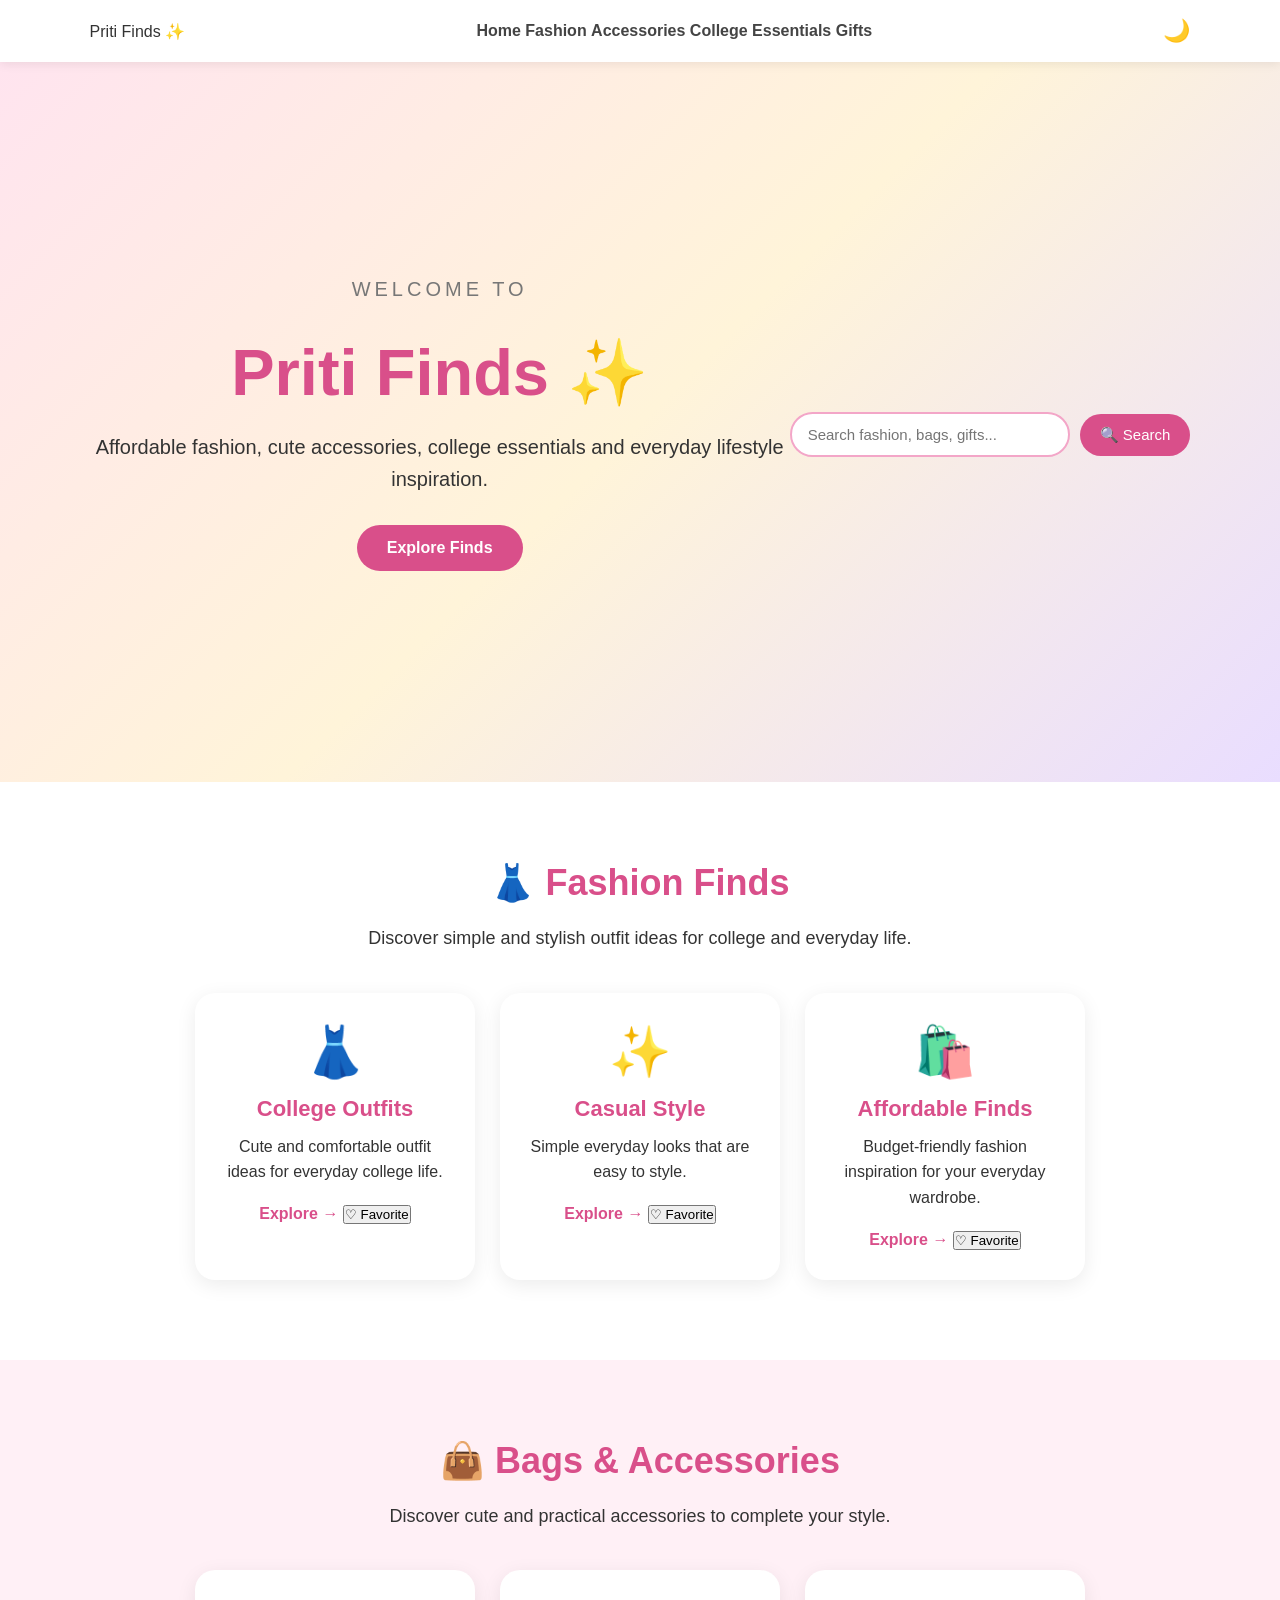
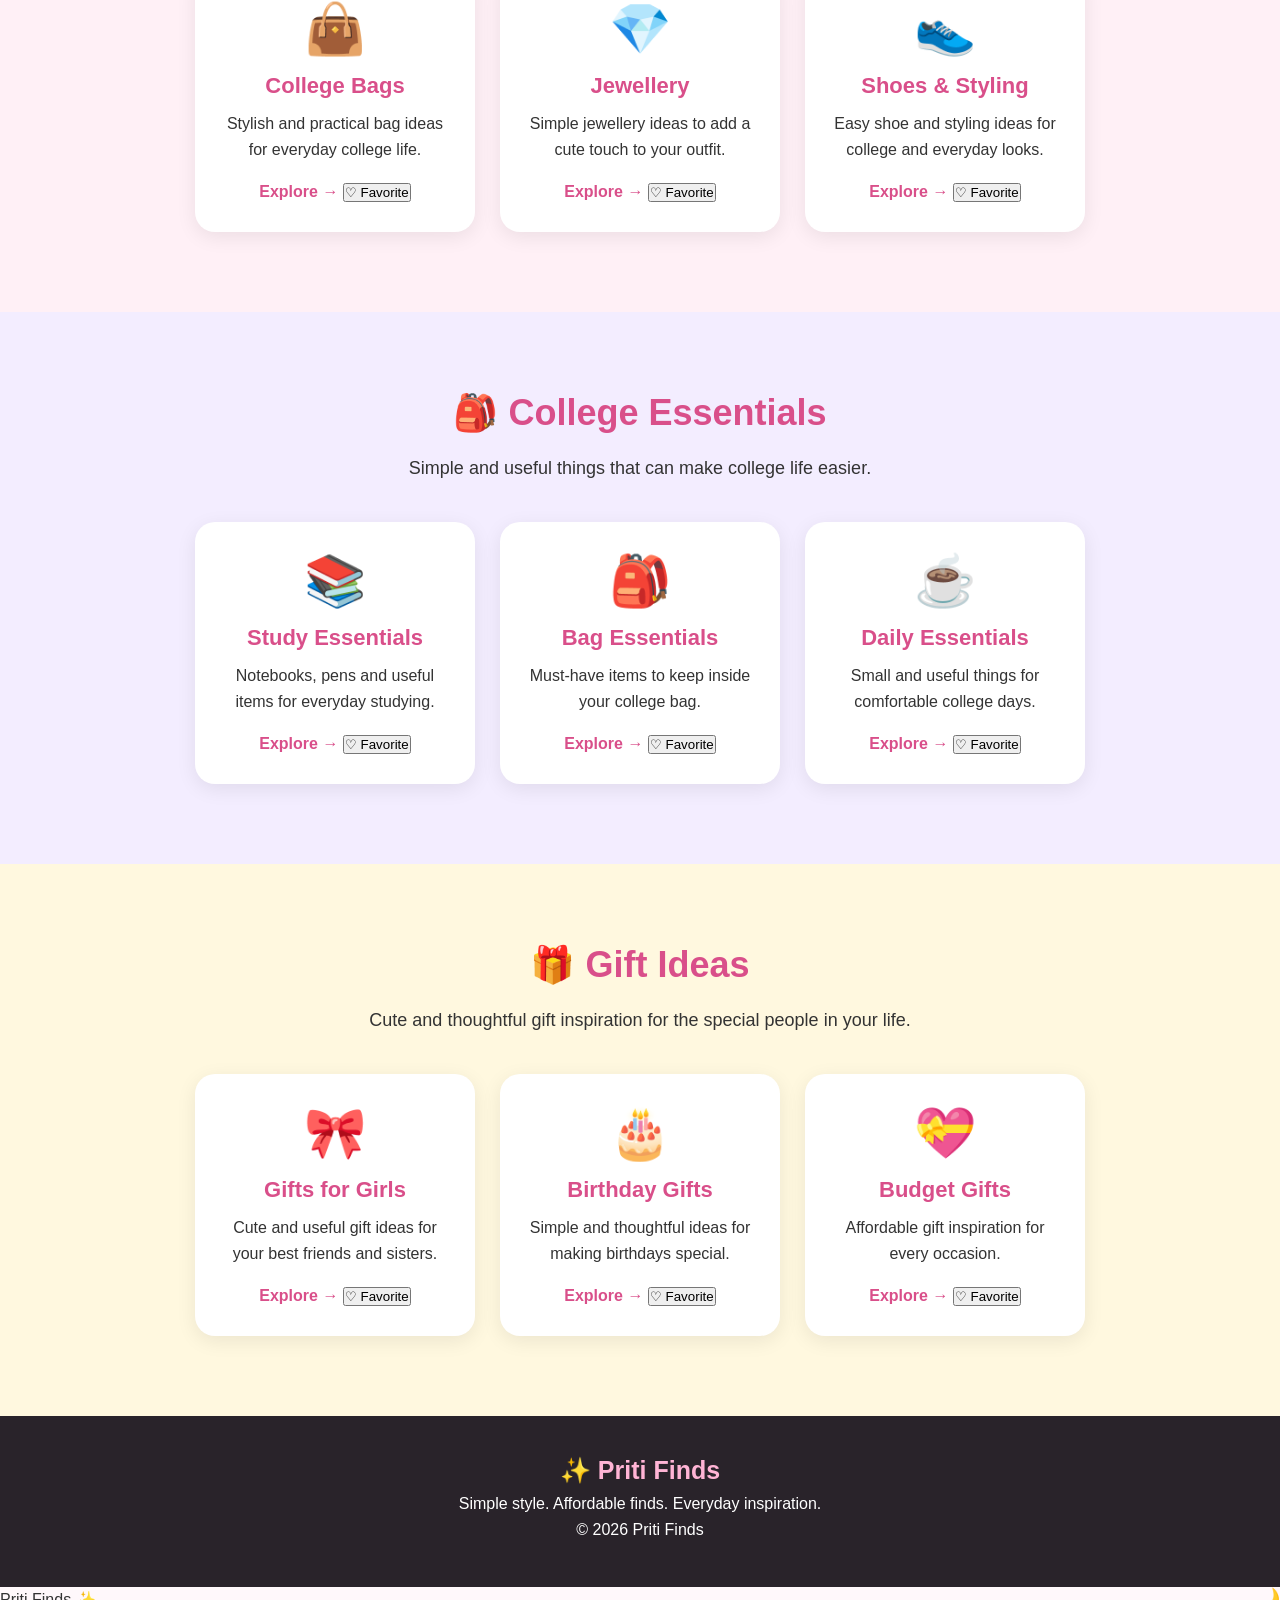
<file: index.html>
<!DOCTYPE html>
<html lang="en">
<head>
    <meta charset="UTF-8">
    <meta name="viewport" content="width=device-width, initial-scale=1.0">

    <title>Priti Finds | Fashion & Lifestyle</title>

    <link rel="stylesheet" href="style.css">
</head>

<body>

    <!-- Navigation Bar -->
    <header>
        <nav>
    <div class="logo">Priti Finds ✨</div>

    <div class="nav-links">
        <a href="index.html">Home</a>
        <a href="index.html#fashion">Fashion</a>
        <a href="index.html#accessories">Accessories</a>
        <a href="index.html#college">College Essentials</a>
        <a href="index.html#gifts">Gifts</a>
    </div>

    <button id="darkModeBtn">🌙</button>
</nav>
    </header>


    <!-- Home Section -->
    <section id="home" class="hero">

        <div class="hero-content">

            <p class="small-text">WELCOME TO</p>

            <h2>Priti Finds ✨</h2>

            <p>
                Affordable fashion, cute accessories,
                college essentials and everyday lifestyle inspiration.
            </p>

            <a href="#fashion" class="button">
                Explore Finds
            </a>

        </div>
        <div class="search-box">
    <input 
        type="text" 
        id="searchInput" 
        placeholder="Search fashion, bags, gifts..."
    >

    <button id="searchBtn">🔍 Search</button>
</div>

    </section>


    
<!-- Fashion Section -->
<section id="fashion">

    <h2>👗 Fashion Finds</h2>

    <p class="section-intro">
        Discover simple and stylish outfit ideas for college
        and everyday life.
    </p>

    <div class="card-container">

        <div class="card">
            <div class="card-icon">👗</div>
            <h3>College Outfits</h3>
            <p>
                Cute and comfortable outfit ideas
                for everyday college life.
            </p>
            <a href="college-outfits.html">Explore →</a>
            <button class="favorite-btn">♡ Favorite</button>
        </div>

        <div class="card">
            <div class="card-icon">✨</div>
            <h3>Casual Style</h3>
            <p>
                Simple everyday looks that are
                easy to style.
            </p>
            <a href="casual.html">Explore →</a>
            <button class="favorite-btn">♡ Favorite</button>
        </div>

        <div class="card">
            <div class="card-icon">🛍️</div>
            <h3>Affordable Finds</h3>
            <p>
                Budget-friendly fashion inspiration
                for your everyday wardrobe.
            </p>
            <a href="affordable-finds.html">Explore →</a>
            <button class="favorite-btn">♡ Favorite</button>
        </div>

    </div>

</section>
        
        
    <!-- Accessories Section -->
<section id="accessories">

    <h2>👜 Bags & Accessories</h2>

    <p class="section-intro">
        Discover cute and practical accessories to complete your style.
    </p>

    <div class="card-container">

        <div class="card">
            <div class="card-icon">👜</div>
            <h3>College Bags</h3>
            <p>
                Stylish and practical bag ideas
                for everyday college life.
            </p>
            <a href="college-bags.html">Explore →</a>
            <button class="favorite-btn">♡ Favorite</button>
        </div>

        <div class="card">
            <div class="card-icon">💎</div>
            <h3>Jewellery</h3>
            <p>
                Simple jewellery ideas to add
                a cute touch to your outfit.
            </p>
            <a href="jewellery.html">Explore →</a>
            <button class="favorite-btn">♡ Favorite</button>
        </div>

        <div class="card">
            <div class="card-icon">👟</div>
            <h3>Shoes & Styling</h3>
            <p>
                Easy shoe and styling ideas
                for college and everyday looks.
            </p>
            <a href="shoes-styling.html">Explore →</a>
            <button class="favorite-btn">♡ Favorite</button>
        </div>

    </div>

</section>

    <!-- College Essentials Section -->
<section id="college">

    <h2>🎒 College Essentials</h2>

    <p class="section-intro">
        Simple and useful things that can make college life easier.
    </p>

    <div class="card-container">

        <div class="card">
            <div class="card-icon">📚</div>
            <h3>Study Essentials</h3>
            <p>
                Notebooks, pens and useful items
                for everyday studying.
            </p>
            <a href="study-essentials.html">Explore →</a>
            <button class="favorite-btn">♡ Favorite</button>
        </div>

        <div class="card">
            <div class="card-icon">🎒</div>
            <h3>Bag Essentials</h3>
            <p>
                Must-have items to keep inside
                your college bag.
            </p>
            <a href="bag-essentials.html">Explore →</a>
            <button class="favorite-btn">♡ Favorite</button>
        </div>

        <div class="card">
            <div class="card-icon">☕</div>
            <h3>Daily Essentials</h3>
            <p>
                Small and useful things for
                comfortable college days.
            </p>
            <a href="daily-essentials.html">Explore →</a>
            <button class="favorite-btn">♡ Favorite</button>
        </div>

    </div>

</section>

    <!-- Gifts Section -->
<section id="gifts">

    <h2>🎁 Gift Ideas</h2>

    <p class="section-intro">
        Cute and thoughtful gift inspiration for the special people in your life.
    </p>

    <div class="card-container">

        <div class="card">
            <div class="card-icon">🎀</div>
            <h3>Gifts for Girls</h3>
            <p>
                Cute and useful gift ideas
                for your best friends and sisters.
            </p>
            <a href="gifts-for-girls.html">Explore →</a>
            <button class="favorite-btn">♡ Favorite</button>
        </div>

        <div class="card">
            <div class="card-icon">🎂</div>
            <h3>Birthday Gifts</h3>
            <p>
                Simple and thoughtful ideas
                for making birthdays special.
            </p>
            <a href="birthday-gifts.html">Explore →</a>
            <button class="favorite-btn">♡ Favorite</button>
        </div>

        <div class="card">
            <div class="card-icon">💝</div>
            <h3>Budget Gifts</h3>
            <p>
                Affordable gift inspiration
                for every occasion.
            </p>
            <a href="budget-gifts.html">Explore →</a>
            <button class="favorite-btn">♡ Favorite</button>
        </div>

    </div>

</section>
    <!-- Footer -->
    <footer>

        <h3>✨ Priti Finds</h3>

        <p>
            Simple style. Affordable finds. Everyday inspiration.
        </p>

        <p>© 2026 Priti Finds</p>

    </footer>


    <script src="script.js"></script>

</body>
</html>
<nav>
    <div class="logo">Priti Finds ✨</div>

    <div class="nav-links">
        ...
    </div>
    <button id="darkModeBtn">🌙</button>
</nav>
</file>
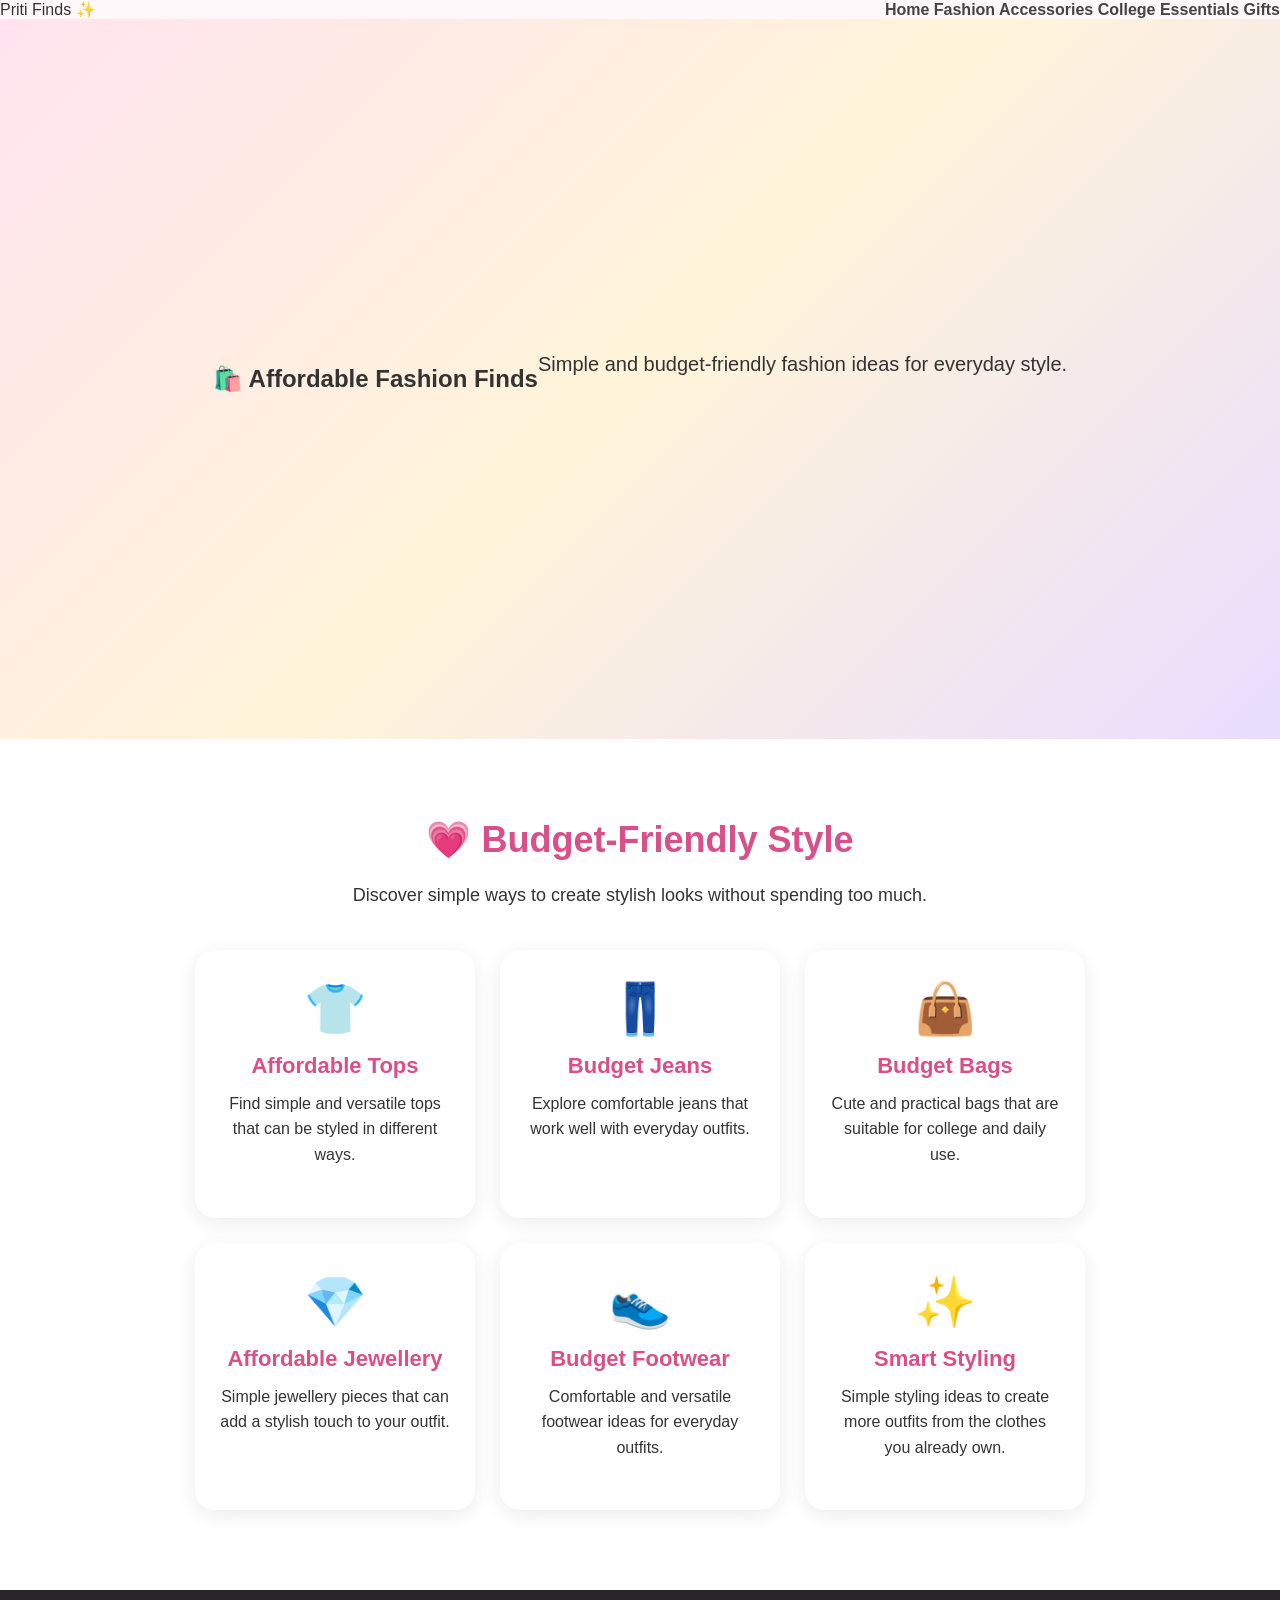
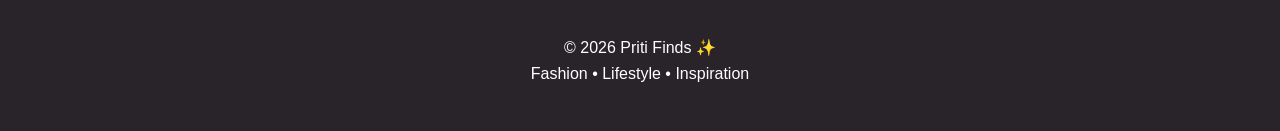
<file: affordable-finds.html>
<!DOCTYPE html>
<html lang="en">

<head>
    <meta charset="UTF-8">
    <meta name="viewport" content="width=device-width, initial-scale=1.0">

    <title>Affordable Fashion Finds | Priti Finds</title>

    <link rel="stylesheet" href="style.css">
</head>

<body>

    <!-- ==================== NAVIGATION ==================== -->

    <nav>

        <div class="logo">
            Priti Finds ✨
        </div>

        <div class="nav-links">

            <a href="index.html">Home</a>

            <a href="index.html#fashion">
                Fashion
            </a>

            <a href="index.html#accessories">
                Accessories
            </a>

            <a href="index.html#college">
                College Essentials
            </a>

            <a href="index.html#gifts">
                Gifts
            </a>

        </div>

    </nav>


    <!-- ==================== HERO SECTION ==================== -->

    <section class="hero">

        <h1>
            🛍️ Affordable Fashion Finds
        </h1>

        <p>
            Simple and budget-friendly fashion ideas
            for everyday style.
        </p>

    </section>


    <!-- ==================== AFFORDABLE FINDS ==================== -->

    <section>

        <h2>
            💗 Budget-Friendly Style
        </h2>

        <p class="section-intro">
            Discover simple ways to create stylish looks
            without spending too much.
        </p>


        <div class="card-container">


            <!-- CARD 1 -->

            <div class="card">

                <div class="card-icon">
                    👕
                </div>

                <h3>
                    Affordable Tops
                </h3>

                <p>
                    Find simple and versatile tops that
                    can be styled in different ways.
                </p>

            </div>


            <!-- CARD 2 -->

            <div class="card">

                <div class="card-icon">
                    👖
                </div>

                <h3>
                    Budget Jeans
                </h3>

                <p>
                    Explore comfortable jeans that work
                    well with everyday outfits.
                </p>

            </div>


            <!-- CARD 3 -->

            <div class="card">

                <div class="card-icon">
                    👜
                </div>

                <h3>
                    Budget Bags
                </h3>

                <p>
                    Cute and practical bags that are
                    suitable for college and daily use.
                </p>

            </div>


            <!-- CARD 4 -->

            <div class="card">

                <div class="card-icon">
                    💎
                </div>

                <h3>
                    Affordable Jewellery
                </h3>

                <p>
                    Simple jewellery pieces that can
                    add a stylish touch to your outfit.
                </p>

            </div>


            <!-- CARD 5 -->

            <div class="card">

                <div class="card-icon">
                    👟
                </div>

                <h3>
                    Budget Footwear
                </h3>

                <p>
                    Comfortable and versatile footwear
                    ideas for everyday outfits.
                </p>

            </div>


            <!-- CARD 6 -->

            <div class="card">

                <div class="card-icon">
                    ✨
                </div>

                <h3>
                    Smart Styling
                </h3>

                <p>
                    Simple styling ideas to create more
                    outfits from the clothes you already own.
                </p>

            </div>


        </div>

    </section>


    <!-- ==================== FOOTER ==================== -->

    <footer>

        <p>
            © 2026 Priti Finds ✨
        </p>

        <p>
            Fashion • Lifestyle • Inspiration
        </p>

    </footer>


</body>

</html>
</file>
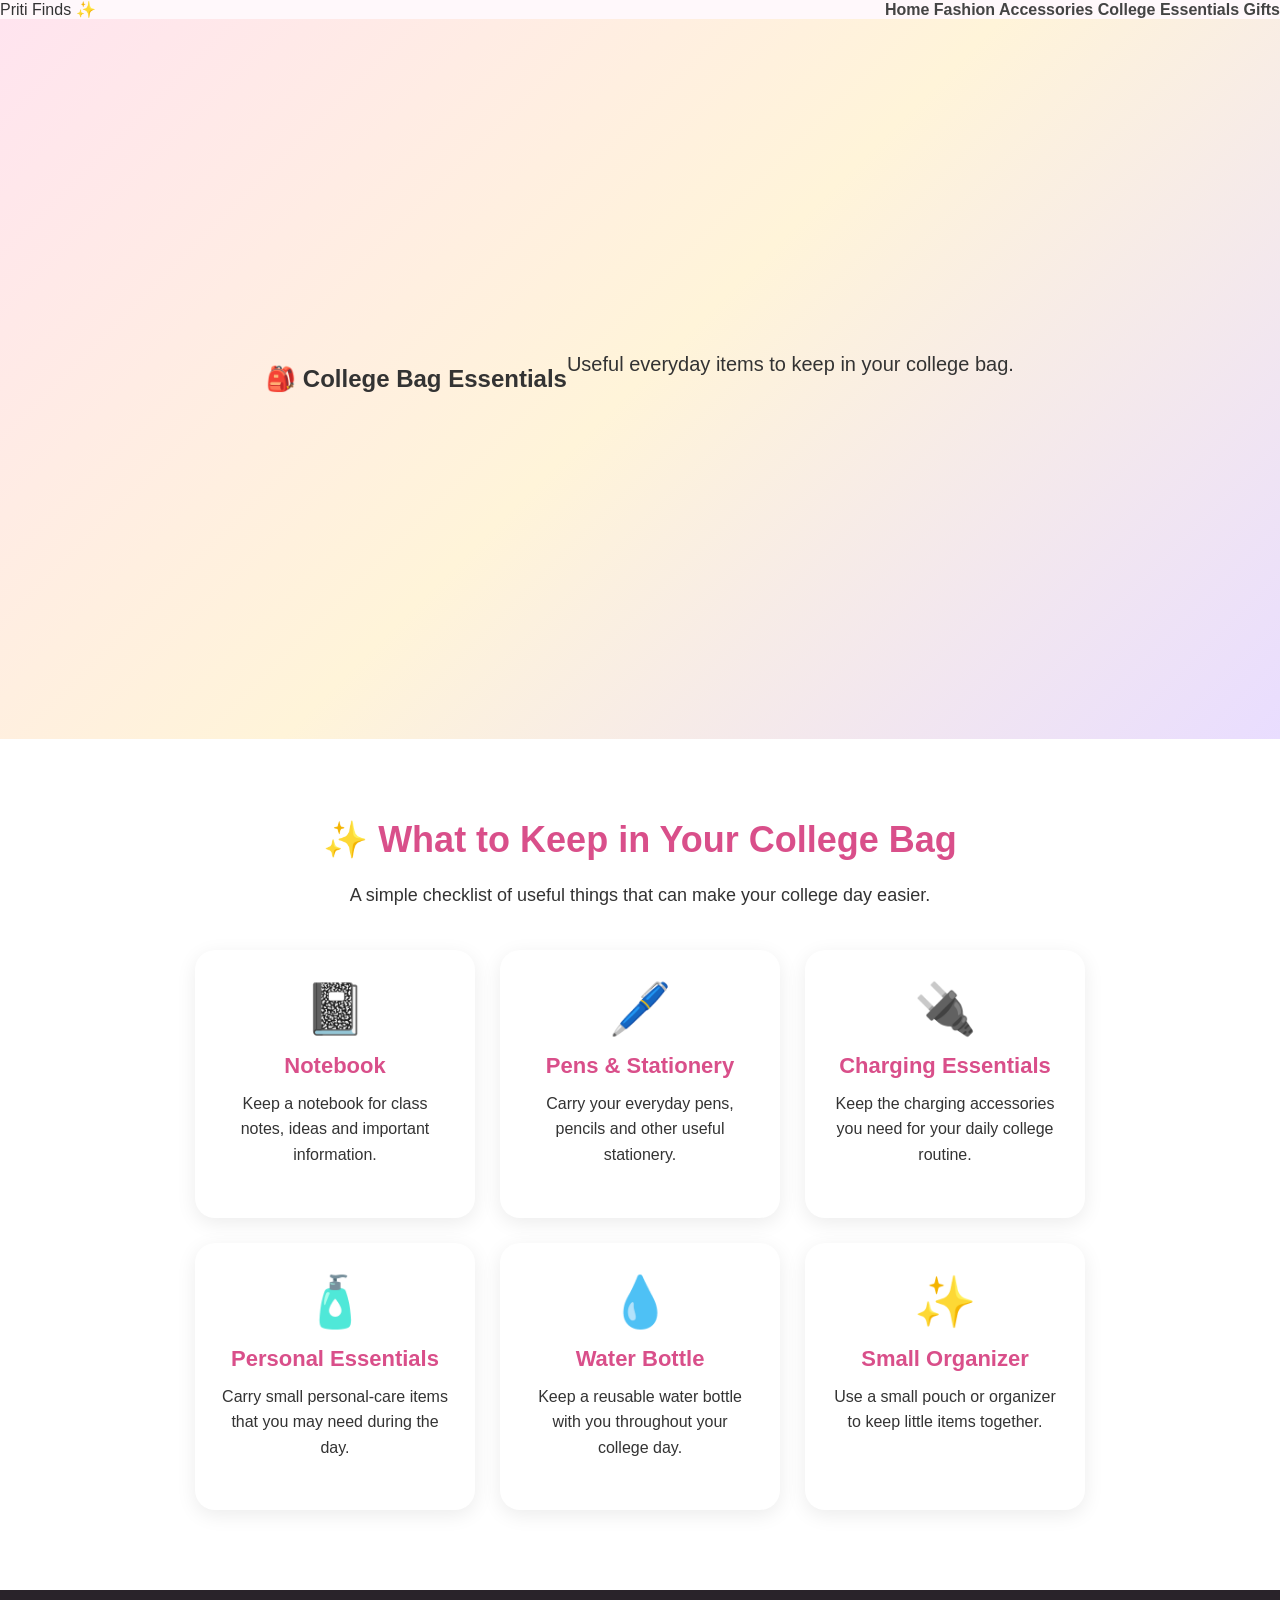
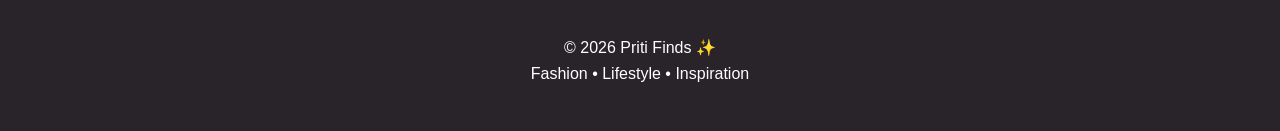
<file: bag-essentials.html>
<!DOCTYPE html>
<html lang="en">

<head>
    <meta charset="UTF-8">
    <meta name="viewport" content="width=device-width, initial-scale=1.0">

    <title>Bag Essentials | Priti Finds</title>

    <link rel="stylesheet" href="style.css">
</head>

<body>

    <!-- ==================== NAVIGATION ==================== -->

    <nav>

        <div class="logo">
            Priti Finds ✨
        </div>

        <div class="nav-links">

            <a href="index.html">Home</a>

            <a href="index.html#fashion">
                Fashion
            </a>

            <a href="index.html#accessories">
                Accessories
            </a>

            <a href="index.html#college">
                College Essentials
            </a>

            <a href="index.html#gifts">
                Gifts
            </a>

        </div>

    </nav>


    <!-- ==================== HERO SECTION ==================== -->

    <section class="hero">

        <h1>
            🎒 College Bag Essentials
        </h1>

        <p>
            Useful everyday items to keep in your
            college bag.
        </p>

    </section>


    <!-- ==================== BAG ESSENTIALS ==================== -->

    <section>

        <h2>
            ✨ What to Keep in Your College Bag
        </h2>

        <p class="section-intro">
            A simple checklist of useful things that
            can make your college day easier.
        </p>


        <div class="card-container">


            <!-- CARD 1 -->

            <div class="card">

                <div class="card-icon">
                    📓
                </div>

                <h3>
                    Notebook
                </h3>

                <p>
                    Keep a notebook for class notes,
                    ideas and important information.
                </p>

            </div>


            <!-- CARD 2 -->

            <div class="card">

                <div class="card-icon">
                    🖊️
                </div>

                <h3>
                    Pens & Stationery
                </h3>

                <p>
                    Carry your everyday pens, pencils
                    and other useful stationery.
                </p>

            </div>


            <!-- CARD 3 -->

            <div class="card">

                <div class="card-icon">
                    🔌
                </div>

                <h3>
                    Charging Essentials
                </h3>

                <p>
                    Keep the charging accessories you
                    need for your daily college routine.
                </p>

            </div>


            <!-- CARD 4 -->

            <div class="card">

                <div class="card-icon">
                    🧴
                </div>

                <h3>
                    Personal Essentials
                </h3>

                <p>
                    Carry small personal-care items
                    that you may need during the day.
                </p>

            </div>


            <!-- CARD 5 -->

            <div class="card">

                <div class="card-icon">
                    💧
                </div>

                <h3>
                    Water Bottle
                </h3>

                <p>
                    Keep a reusable water bottle with
                    you throughout your college day.
                </p>

            </div>


            <!-- CARD 6 -->

            <div class="card">

                <div class="card-icon">
                    ✨
                </div>

                <h3>
                    Small Organizer
                </h3>

                <p>
                    Use a small pouch or organizer to
                    keep little items together.
                </p>

            </div>


        </div>

    </section>


    <!-- ==================== FOOTER ==================== -->

    <footer>

        <p>
            © 2026 Priti Finds ✨
        </p>

        <p>
            Fashion • Lifestyle • Inspiration
        </p>

    </footer>


</body>

</html>
</file>
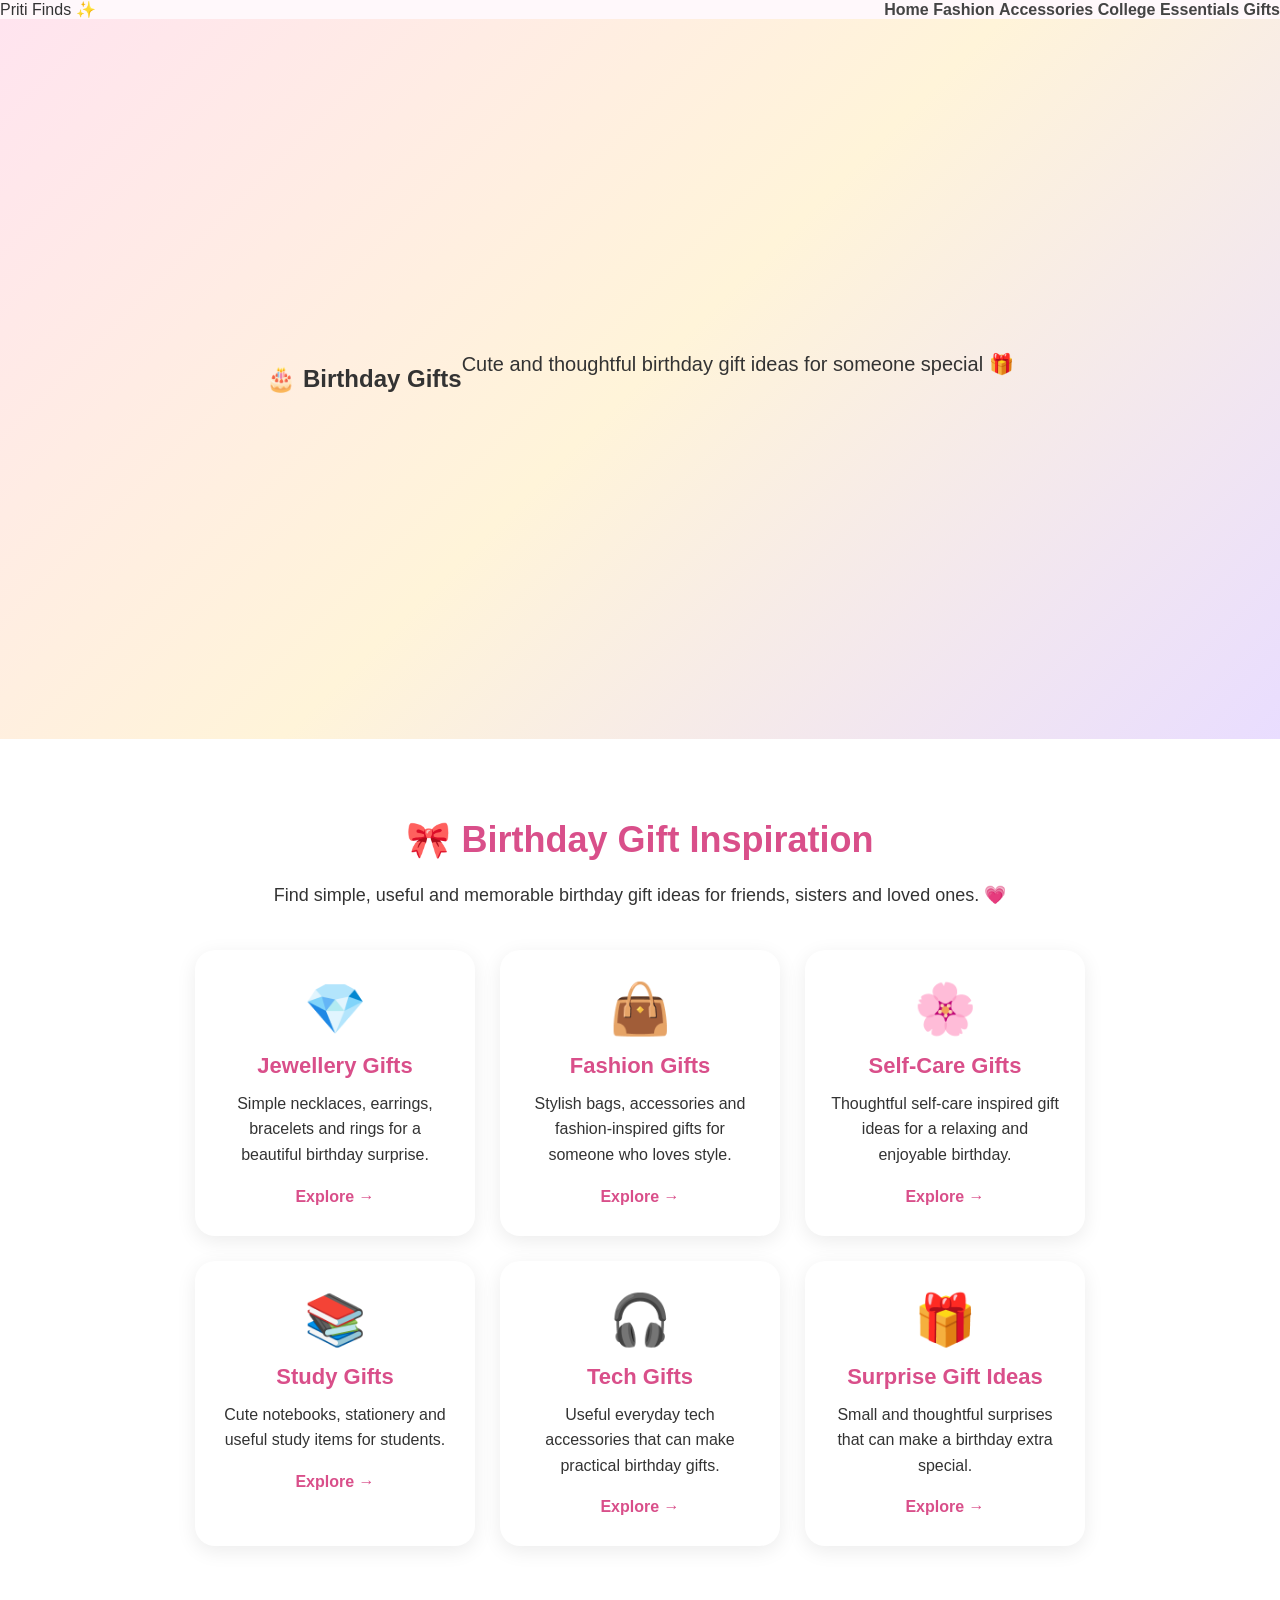
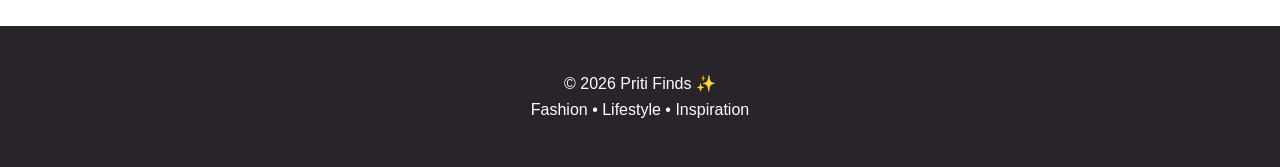
<file: birthday-gifts.html>
<!DOCTYPE html>
<html lang="en">
<head>
    <meta charset="UTF-8">
    <meta name="viewport" content="width=device-width, initial-scale=1.0">

    <title>Birthday Gifts | Priti Finds</title>

    <link rel="stylesheet" href="style.css">
</head>

<body>

    <!-- Navigation -->
    <nav>
        <div class="logo">Priti Finds ✨</div>

        <div class="nav-links">
            <a href="index.html">Home</a>
            <a href="index.html#fashion">Fashion</a>
            <a href="index.html#accessories">Accessories</a>
            <a href="index.html#college">College Essentials</a>
            <a href="index.html#gifts">Gifts</a>
        </div>
    </nav>


    <!-- Hero Section -->
    <section class="hero">
        <h1>🎂 Birthday Gifts</h1>

        <p>
            Cute and thoughtful birthday gift ideas for someone special 🎁
        </p>
    </section>


    <!-- Birthday Gifts Section -->
    <section>

        <h2>🎀 Birthday Gift Inspiration</h2>

        <p class="section-intro">
            Find simple, useful and memorable birthday gift ideas for
            friends, sisters and loved ones. 💗
        </p>


        <div class="card-container">

            <!-- Card 1 -->
            <div class="card">
                <div class="card-icon">💎</div>

                <h3>Jewellery Gifts</h3>

                <p>
                    Simple necklaces, earrings, bracelets and rings for a
                    beautiful birthday surprise.
                </p>

                <a href="#">Explore →</a>
            </div>


            <!-- Card 2 -->
            <div class="card">
                <div class="card-icon">👜</div>

                <h3>Fashion Gifts</h3>

                <p>
                    Stylish bags, accessories and fashion-inspired gifts for
                    someone who loves style.
                </p>

                <a href="#">Explore →</a>
            </div>


            <!-- Card 3 -->
            <div class="card">
                <div class="card-icon">🌸</div>

                <h3>Self-Care Gifts</h3>

                <p>
                    Thoughtful self-care inspired gift ideas for a relaxing
                    and enjoyable birthday.
                </p>

                <a href="#">Explore →</a>
            </div>


            <!-- Card 4 -->
            <div class="card">
                <div class="card-icon">📚</div>

                <h3>Study Gifts</h3>

                <p>
                    Cute notebooks, stationery and useful study items for
                    students.
                </p>

                <a href="#">Explore →</a>
            </div>


            <!-- Card 5 -->
            <div class="card">
                <div class="card-icon">🎧</div>

                <h3>Tech Gifts</h3>

                <p>
                    Useful everyday tech accessories that can make practical
                    birthday gifts.
                </p>

                <a href="#">Explore →</a>
            </div>


            <!-- Card 6 -->
            <div class="card">
                <div class="card-icon">🎁</div>

                <h3>Surprise Gift Ideas</h3>

                <p>
                    Small and thoughtful surprises that can make a birthday
                    extra special.
                </p>

                <a href="#">Explore →</a>
            </div>

        </div>

    </section>


    <!-- Footer -->
    <footer>
        <p>© 2026 Priti Finds ✨</p>
        <p>Fashion • Lifestyle • Inspiration</p>
    </footer>

</body>
</html>
</file>
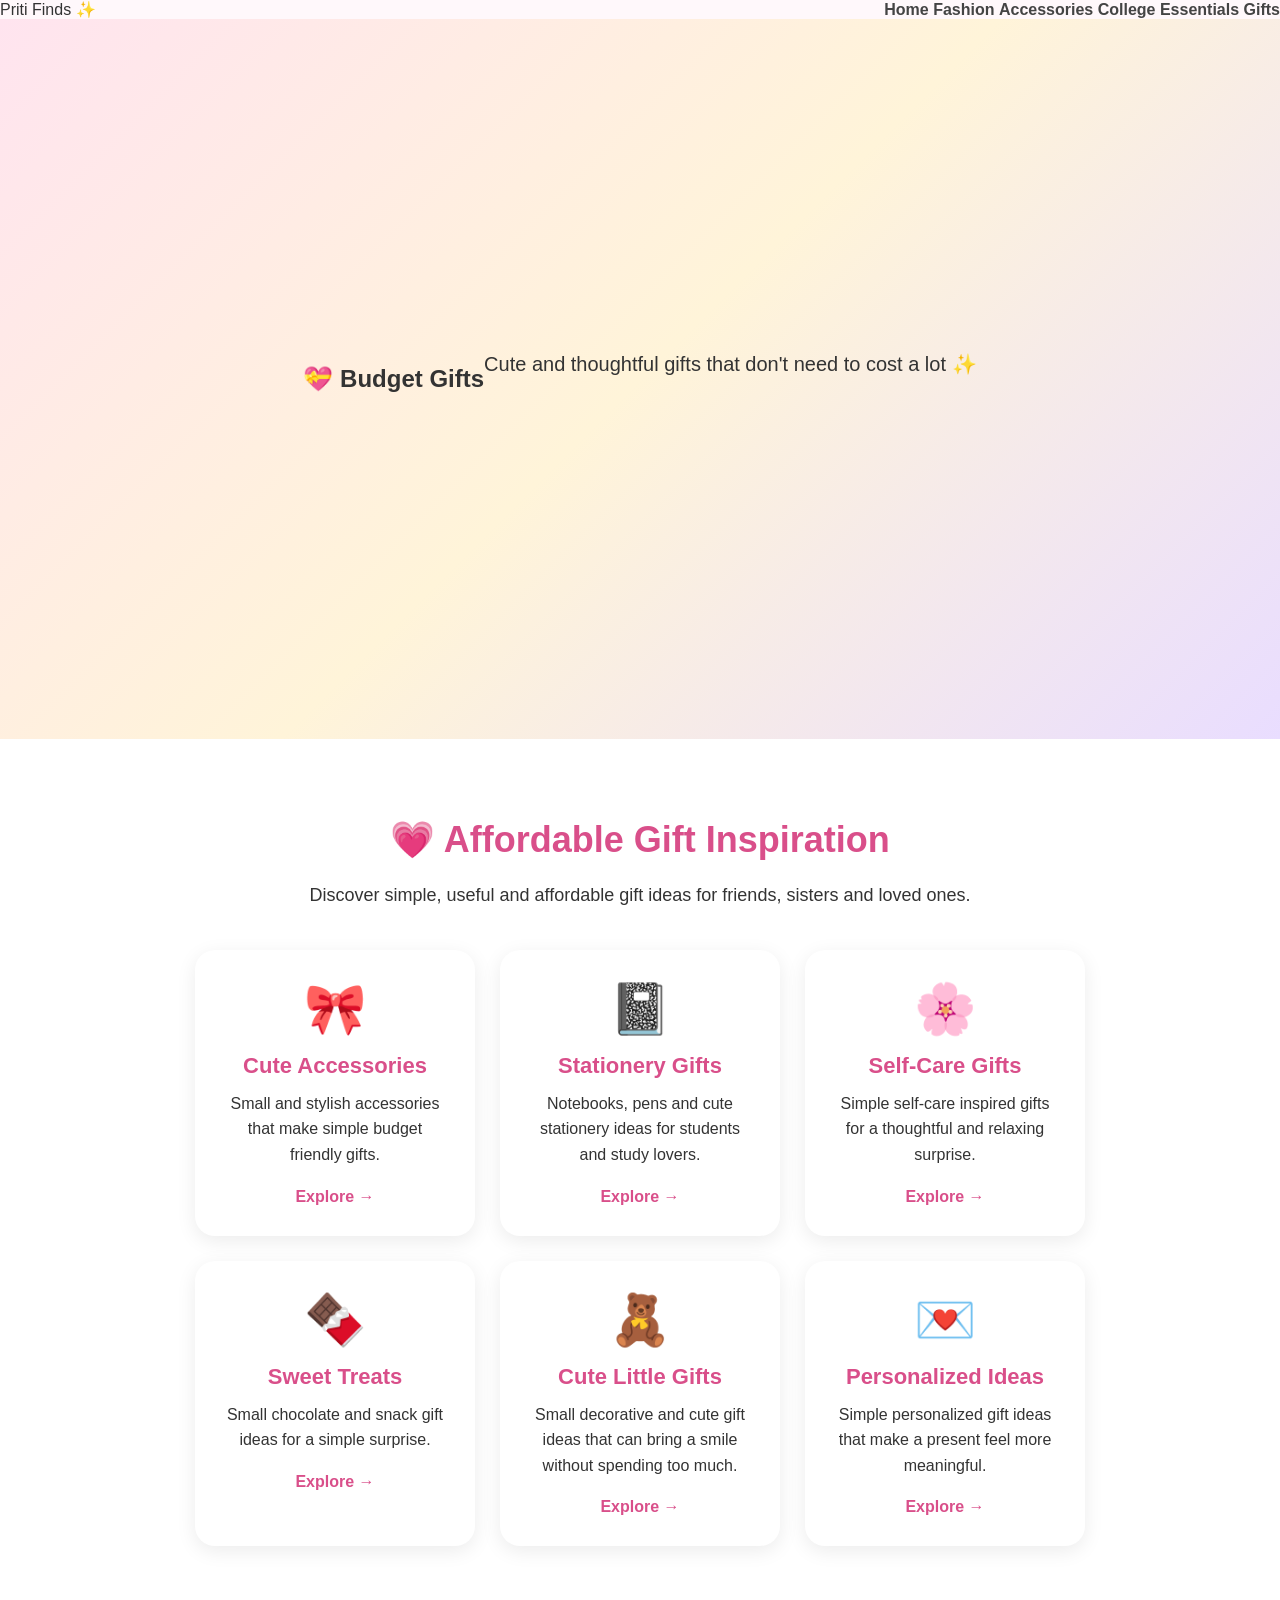
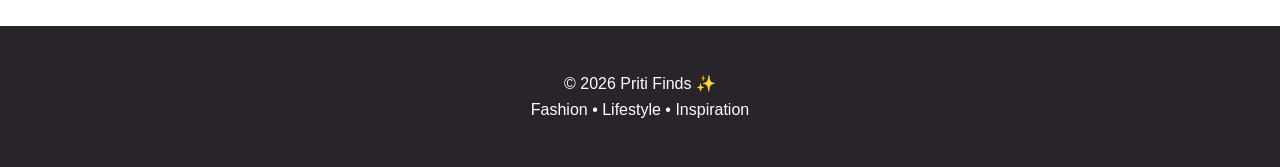
<file: budget-gifts.html>
<!DOCTYPE html>
<html lang="en">
<head>
    <meta charset="UTF-8">
    <meta name="viewport" content="width=device-width, initial-scale=1.0">

    <title>Budget Gifts | Priti Finds</title>

    <link rel="stylesheet" href="style.css">
</head>

<body>

    <!-- Navigation -->
    <nav>
        <div class="logo">Priti Finds ✨</div>

        <div class="nav-links">
            <a href="index.html">Home</a>
            <a href="index.html#fashion">Fashion</a>
            <a href="index.html#accessories">Accessories</a>
            <a href="index.html#college">College Essentials</a>
            <a href="index.html#gifts">Gifts</a>
        </div>
    </nav>


    <!-- Hero Section -->
    <section class="hero">
        <h1>💝 Budget Gifts</h1>

        <p>
            Cute and thoughtful gifts that don't need to cost a lot ✨
        </p>
    </section>


    <!-- Budget Gifts Section -->
    <section>

        <h2>💗 Affordable Gift Inspiration</h2>

        <p class="section-intro">
            Discover simple, useful and affordable gift ideas for friends,
            sisters and loved ones.
        </p>


        <div class="card-container">

            <!-- Card 1 -->
            <div class="card">
                <div class="card-icon">🎀</div>

                <h3>Cute Accessories</h3>

                <p>
                    Small and stylish accessories that make simple budget
                    friendly gifts.
                </p>

                <a href="#">Explore →</a>
            </div>


            <!-- Card 2 -->
            <div class="card">
                <div class="card-icon">📓</div>

                <h3>Stationery Gifts</h3>

                <p>
                    Notebooks, pens and cute stationery ideas for students
                    and study lovers.
                </p>

                <a href="#">Explore →</a>
            </div>


            <!-- Card 3 -->
            <div class="card">
                <div class="card-icon">🌸</div>

                <h3>Self-Care Gifts</h3>

                <p>
                    Simple self-care inspired gifts for a thoughtful and
                    relaxing surprise.
                </p>

                <a href="#">Explore →</a>
            </div>


            <!-- Card 4 -->
            <div class="card">
                <div class="card-icon">🍫</div>

                <h3>Sweet Treats</h3>

                <p>
                    Small chocolate and snack gift ideas for a simple
                    surprise.
                </p>

                <a href="#">Explore →</a>
            </div>


            <!-- Card 5 -->
            <div class="card">
                <div class="card-icon">🧸</div>

                <h3>Cute Little Gifts</h3>

                <p>
                    Small decorative and cute gift ideas that can bring a
                    smile without spending too much.
                </p>

                <a href="#">Explore →</a>
            </div>


            <!-- Card 6 -->
            <div class="card">
                <div class="card-icon">💌</div>

                <h3>Personalized Ideas</h3>

                <p>
                    Simple personalized gift ideas that make a present feel
                    more meaningful.
                </p>

                <a href="#">Explore →</a>
            </div>

        </div>

    </section>


    <!-- Footer -->
    <footer>
        <p>© 2026 Priti Finds ✨</p>
        <p>Fashion • Lifestyle • Inspiration</p>
    </footer>

</body>
</html>
</file>
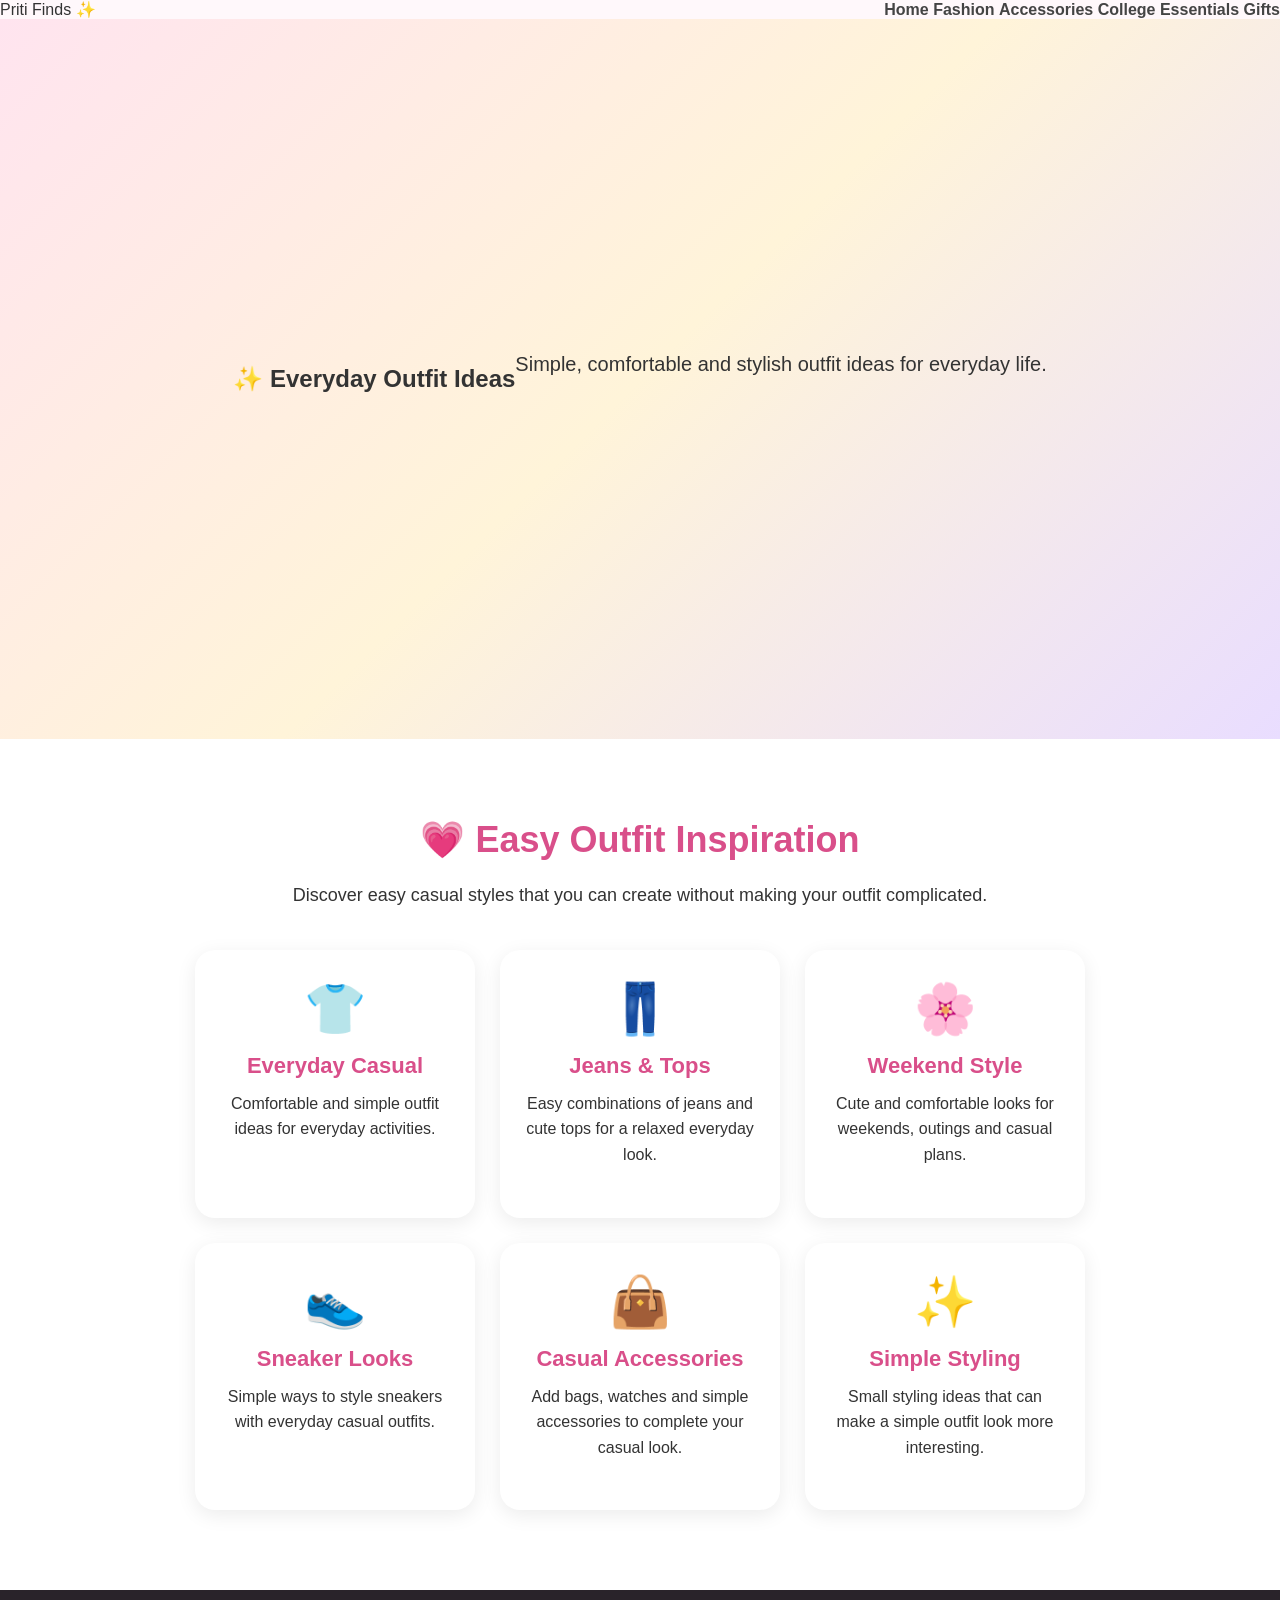
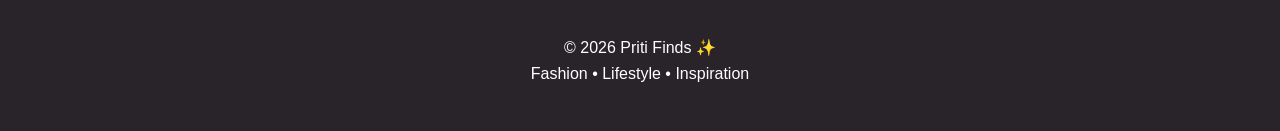
<file: casual.html>
<!DOCTYPE html>
<html lang="en">

<head>
    <meta charset="UTF-8">
    <meta name="viewport" content="width=device-width, initial-scale=1.0">

    <title>Everyday Outfit Ideas | Priti Finds</title>

    <link rel="stylesheet" href="style.css">
</head>

<body>

    <!-- Navigation -->
    <nav>

        <div class="logo">
            Priti Finds ✨
        </div>

        <div class="nav-links">
            <a href="index.html">Home</a>
            <a href="index.html#fashion">Fashion</a>
            <a href="index.html#accessories">Accessories</a>
            <a href="index.html#college">College Essentials</a>
            <a href="index.html#gifts">Gifts</a>
        </div>

    </nav>


    <!-- Hero Section -->
    <section class="hero">

        <h1>✨ Everyday Outfit Ideas</h1>

<p>
    Simple, comfortable and stylish outfit ideas
    for everyday life.
</p>

    </section>


    <!-- Casual Style Content -->
    <section>

       <h2>💗 Easy Outfit Inspiration</h2>
        <p class="section-intro">
            Discover easy casual styles that you can
            create without making your outfit complicated.
        </p>


        <div class="card-container">

            <!-- Card 1 -->
            <div class="card">

                <div class="card-icon">👕</div>

                <h3>Everyday Casual</h3>

                <p>
                    Comfortable and simple outfit ideas
                    for everyday activities.
                </p>

            </div>


            <!-- Card 2 -->
            <div class="card">

                <div class="card-icon">👖</div>

                <h3>Jeans & Tops</h3>

                <p>
                    Easy combinations of jeans and cute tops
                    for a relaxed everyday look.
                </p>

            </div>


            <!-- Card 3 -->
            <div class="card">

                <div class="card-icon">🌸</div>

                <h3>Weekend Style</h3>

                <p>
                    Cute and comfortable looks for weekends,
                    outings and casual plans.
                </p>

            </div>


            <!-- Card 4 -->
            <div class="card">

                <div class="card-icon">👟</div>

                <h3>Sneaker Looks</h3>

                <p>
                    Simple ways to style sneakers with
                    everyday casual outfits.
                </p>

            </div>


            <!-- Card 5 -->
            <div class="card">

                <div class="card-icon">👜</div>

                <h3>Casual Accessories</h3>

                <p>
                    Add bags, watches and simple accessories
                    to complete your casual look.
                </p>

            </div>


            <!-- Card 6 -->
            <div class="card">

                <div class="card-icon">✨</div>

                <h3>Simple Styling</h3>

                <p>
                    Small styling ideas that can make
                    a simple outfit look more interesting.
                </p>

            </div>

        </div>

    </section>


    <!-- Footer -->
    <footer>

        <p>
            © 2026 Priti Finds ✨
        </p>

        <p>
            Fashion • Lifestyle • Inspiration
        </p>

    </footer>


</body>

</html>
</file>
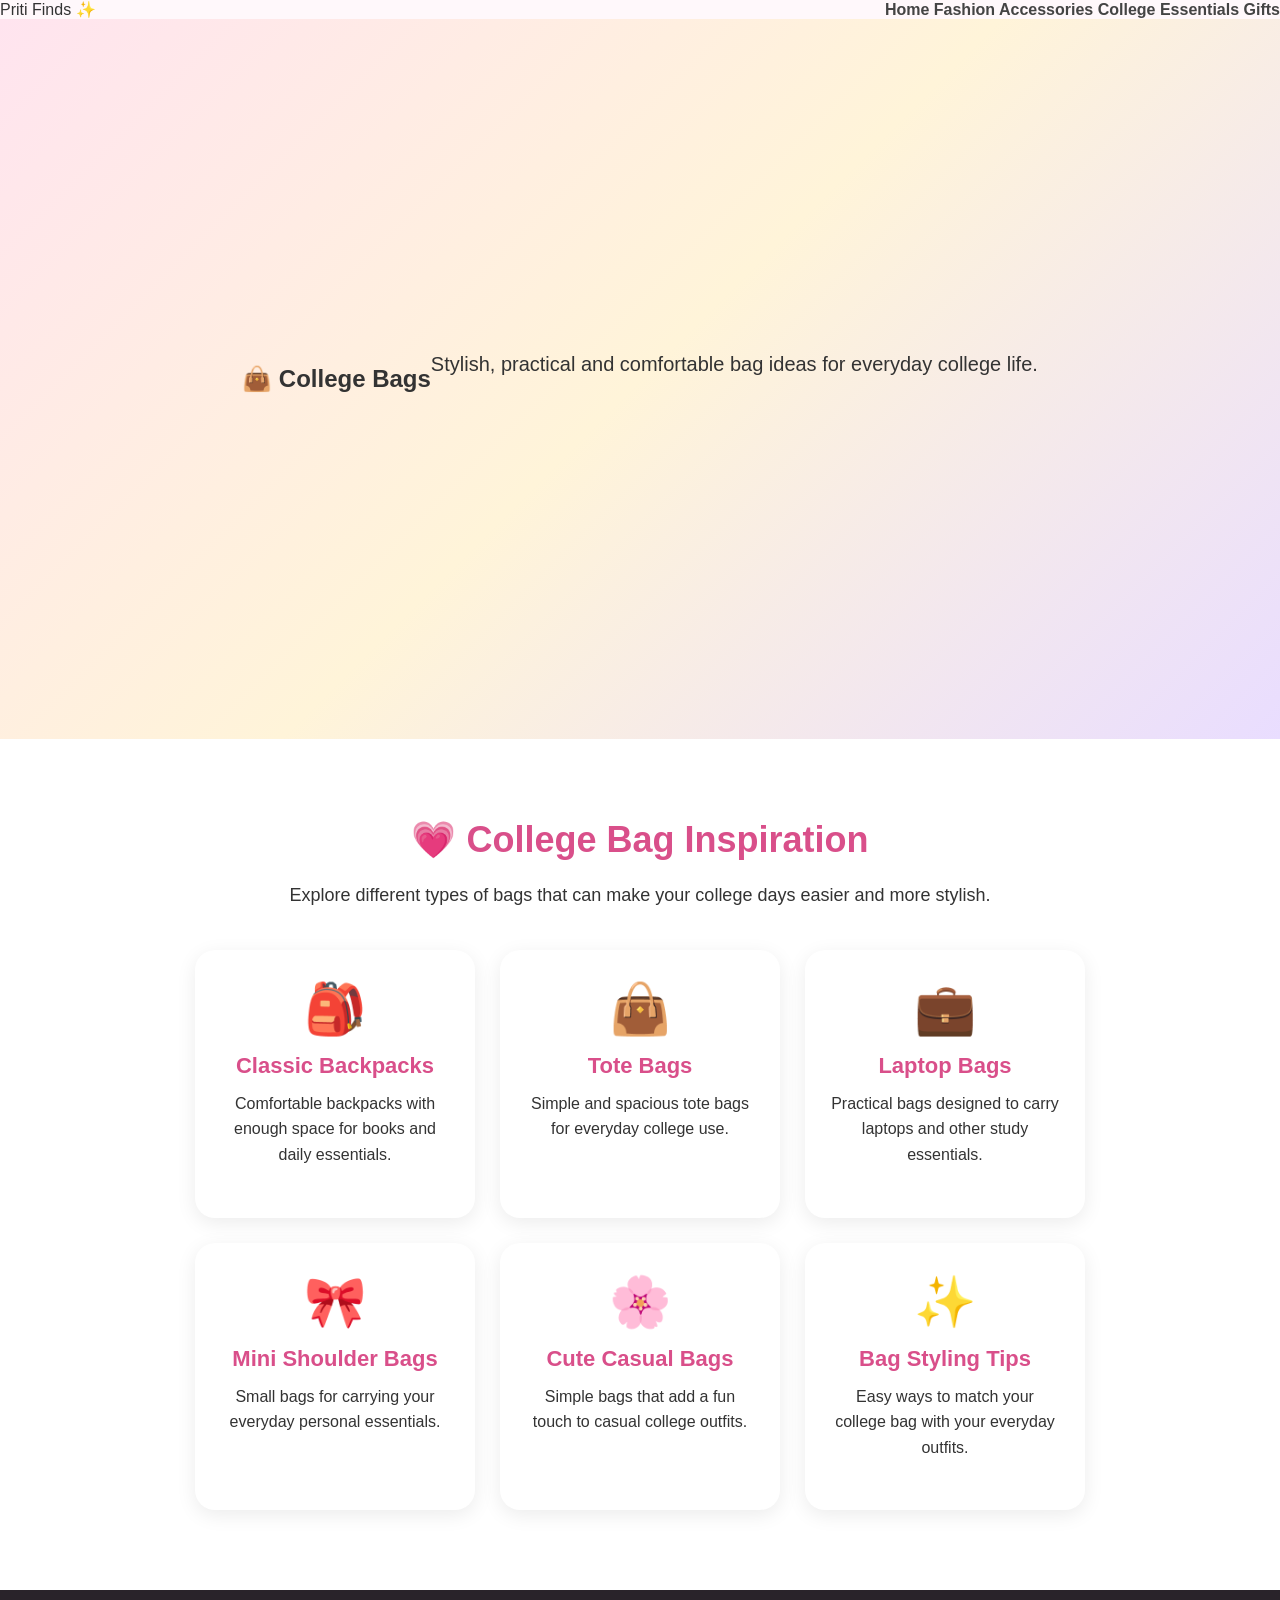
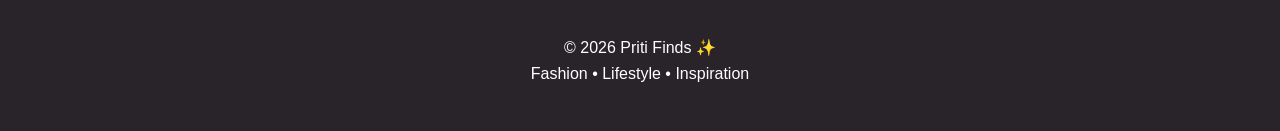
<file: college-bags.html>
<!DOCTYPE html>
<html lang="en">

<head>
    <meta charset="UTF-8">
    <meta name="viewport" content="width=device-width, initial-scale=1.0">

    <title>College Bags | Priti Finds</title>

    <link rel="stylesheet" href="style.css">
</head>

<body>

    <!-- ==================== NAVIGATION ==================== -->

    <nav>

        <div class="logo">
            Priti Finds ✨
        </div>

        <div class="nav-links">

            <a href="index.html">Home</a>

            <a href="index.html#fashion">
                Fashion
            </a>

            <a href="index.html#accessories">
                Accessories
            </a>

            <a href="index.html#college">
                College Essentials
            </a>

            <a href="index.html#gifts">
                Gifts
            </a>

        </div>

    </nav>


    <!-- ==================== HERO SECTION ==================== -->

    <section class="hero">

        <h1>
            👜 College Bags
        </h1>

        <p>
            Stylish, practical and comfortable bag ideas
            for everyday college life.
        </p>

    </section>


    <!-- ==================== BAG IDEAS ==================== -->

    <section>

        <h2>
            💗 College Bag Inspiration
        </h2>

        <p class="section-intro">
            Explore different types of bags that can
            make your college days easier and more stylish.
        </p>


        <div class="card-container">


            <!-- CARD 1 -->

            <div class="card">

                <div class="card-icon">
                    🎒
                </div>

                <h3>
                    Classic Backpacks
                </h3>

                <p>
                    Comfortable backpacks with enough
                    space for books and daily essentials.
                </p>

            </div>


            <!-- CARD 2 -->

            <div class="card">

                <div class="card-icon">
                    👜
                </div>

                <h3>
                    Tote Bags
                </h3>

                <p>
                    Simple and spacious tote bags for
                    everyday college use.
                </p>

            </div>


            <!-- CARD 3 -->

            <div class="card">

                <div class="card-icon">
                    💼
                </div>

                <h3>
                    Laptop Bags
                </h3>

                <p>
                    Practical bags designed to carry
                    laptops and other study essentials.
                </p>

            </div>


            <!-- CARD 4 -->

            <div class="card">

                <div class="card-icon">
                    🎀
                </div>

                <h3>
                    Mini Shoulder Bags
                </h3>

                <p>
                    Small bags for carrying your
                    everyday personal essentials.
                </p>

            </div>


            <!-- CARD 5 -->

            <div class="card">

                <div class="card-icon">
                    🌸
                </div>

                <h3>
                    Cute Casual Bags
                </h3>

                <p>
                    Simple bags that add a fun touch
                    to casual college outfits.
                </p>

            </div>


            <!-- CARD 6 -->

            <div class="card">

                <div class="card-icon">
                    ✨
                </div>

                <h3>
                    Bag Styling Tips
                </h3>

                <p>
                    Easy ways to match your college bag
                    with your everyday outfits.
                </p>

            </div>


        </div>

    </section>


    <!-- ==================== FOOTER ==================== -->

    <footer>

        <p>
            © 2026 Priti Finds ✨
        </p>

        <p>
            Fashion • Lifestyle • Inspiration
        </p>

    </footer>


</body>

</html>
</file>
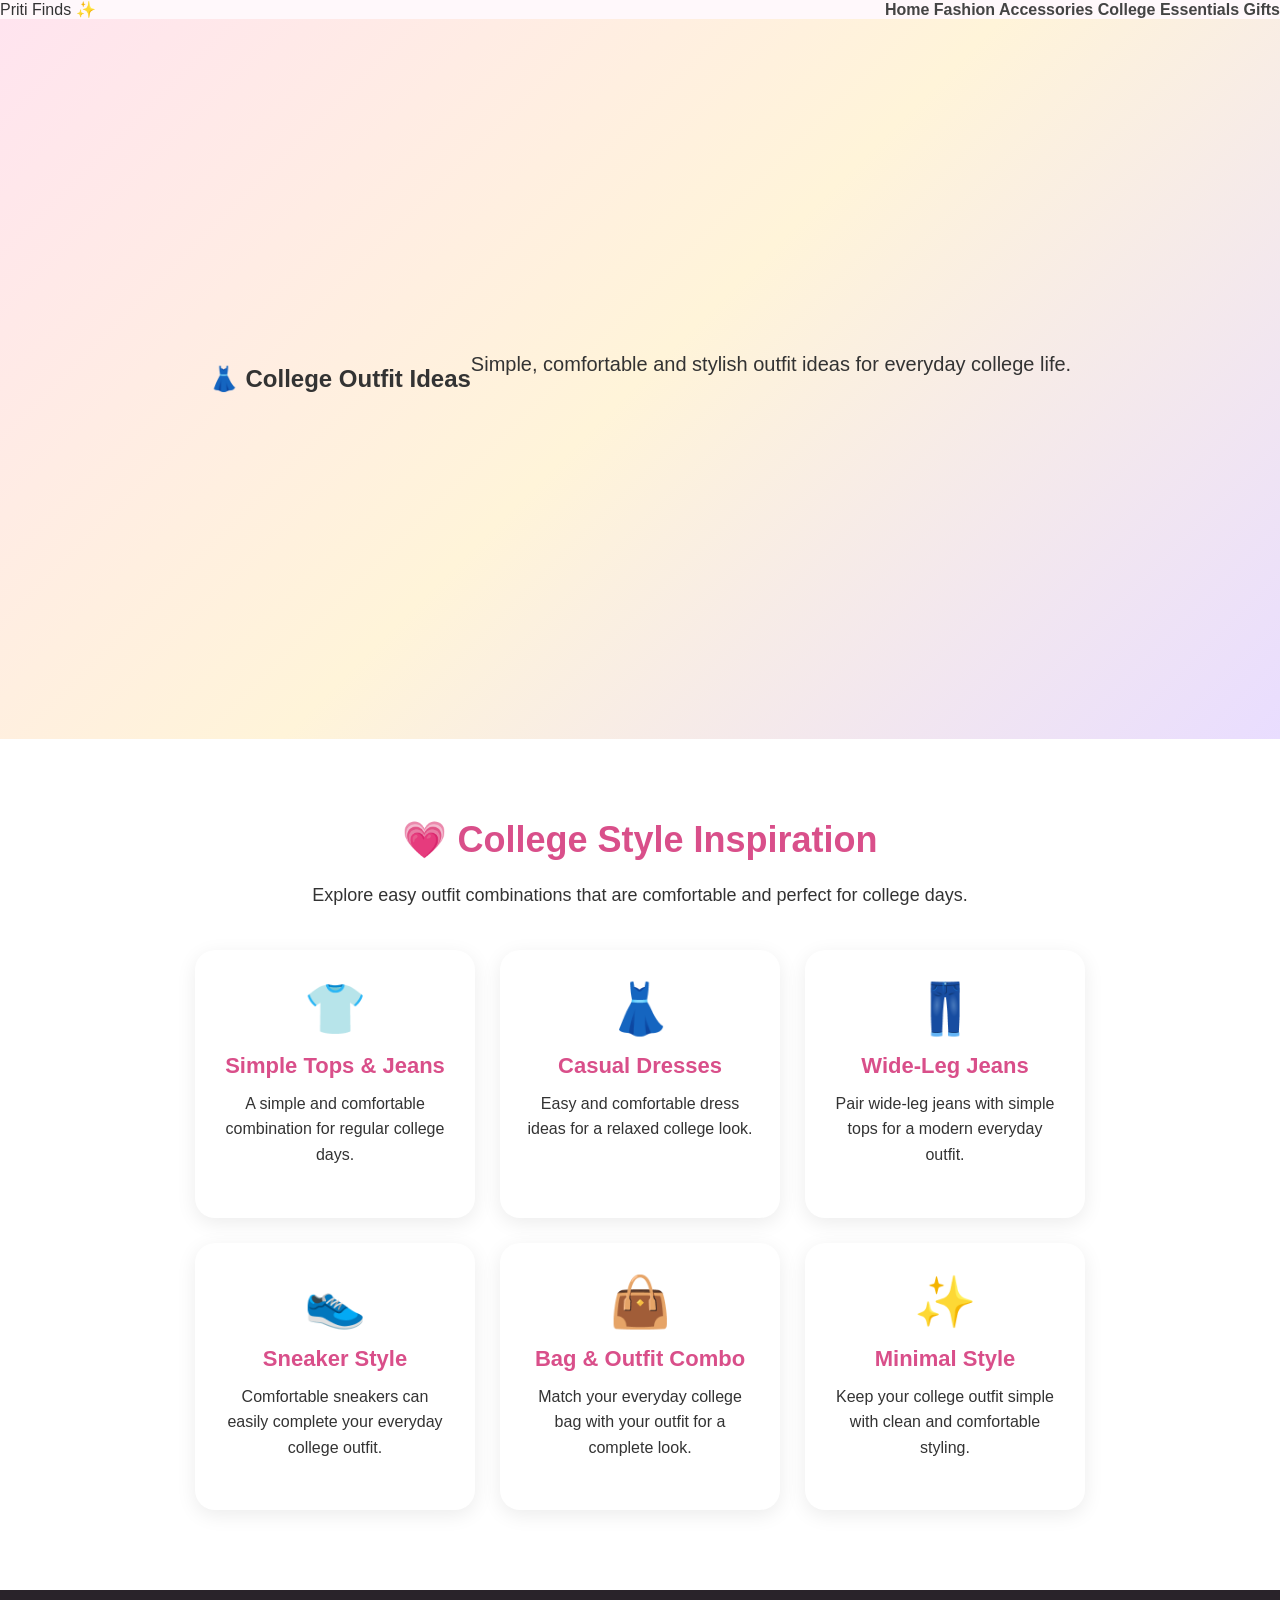
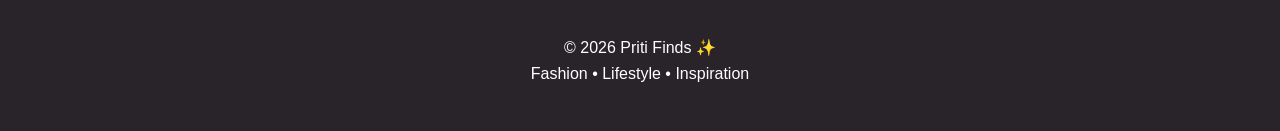
<file: college-outfits.html>
<!DOCTYPE html>
<html lang="en">

<head>
    <meta charset="UTF-8">
    <meta name="viewport" content="width=device-width, initial-scale=1.0">

    <title>College Outfit Ideas | Priti Finds</title>

    <!-- Connect CSS -->
    <link rel="stylesheet" href="style.css">
</head>

<body>

    <!-- ==================== NAVIGATION ==================== -->

    <nav>

        <div class="logo">
            Priti Finds ✨
        </div>

        <div class="nav-links">

            <a href="index.html">Home</a>

            <a href="index.html#fashion">
                Fashion
            </a>

            <a href="index.html#accessories">
                Accessories
            </a>

            <a href="index.html#college">
                College Essentials
            </a>

            <a href="index.html#gifts">
                Gifts
            </a>

        </div>

    </nav>


    <!-- ==================== HERO SECTION ==================== -->

    <section class="hero">

        <h1>
            👗 College Outfit Ideas
        </h1>

        <p>
            Simple, comfortable and stylish outfit ideas
            for everyday college life.
        </p>

    </section>


    <!-- ==================== OUTFIT SECTION ==================== -->

    <section>

        <h2>
            💗 College Style Inspiration
        </h2>

        <p class="section-intro">
            Explore easy outfit combinations that are
            comfortable and perfect for college days.
        </p>


        <div class="card-container">


            <!-- ==================== CARD 1 ==================== -->

            <div class="card">

                <div class="card-icon">
                    👕
                </div>

                <h3>
                    Simple Tops & Jeans
                </h3>

                <p>
                    A simple and comfortable combination
                    for regular college days.
                </p>

            </div>


            <!-- ==================== CARD 2 ==================== -->

            <div class="card">

                <div class="card-icon">
                    👗
                </div>

                <h3>
                    Casual Dresses
                </h3>

                <p>
                    Easy and comfortable dress ideas
                    for a relaxed college look.
                </p>

            </div>


            <!-- ==================== CARD 3 ==================== -->

            <div class="card">

                <div class="card-icon">
                    👖
                </div>

                <h3>
                    Wide-Leg Jeans
                </h3>

                <p>
                    Pair wide-leg jeans with simple tops
                    for a modern everyday outfit.
                </p>

            </div>


            <!-- ==================== CARD 4 ==================== -->

            <div class="card">

                <div class="card-icon">
                    👟
                </div>

                <h3>
                    Sneaker Style
                </h3>

                <p>
                    Comfortable sneakers can easily
                    complete your everyday college outfit.
                </p>

            </div>


            <!-- ==================== CARD 5 ==================== -->

            <div class="card">

                <div class="card-icon">
                    👜
                </div>

                <h3>
                    Bag & Outfit Combo
                </h3>

                <p>
                    Match your everyday college bag
                    with your outfit for a complete look.
                </p>

            </div>


            <!-- ==================== CARD 6 ==================== -->

            <div class="card">

                <div class="card-icon">
                    ✨
                </div>

                <h3>
                    Minimal Style
                </h3>

                <p>
                    Keep your college outfit simple
                    with clean and comfortable styling.
                </p>

            </div>


        </div>

    </section>


    <!-- ==================== FOOTER ==================== -->

    <footer>

        <p>
            © 2026 Priti Finds ✨
        </p>

        <p>
            Fashion • Lifestyle • Inspiration
        </p>

    </footer>


</body>

</html>
</file>
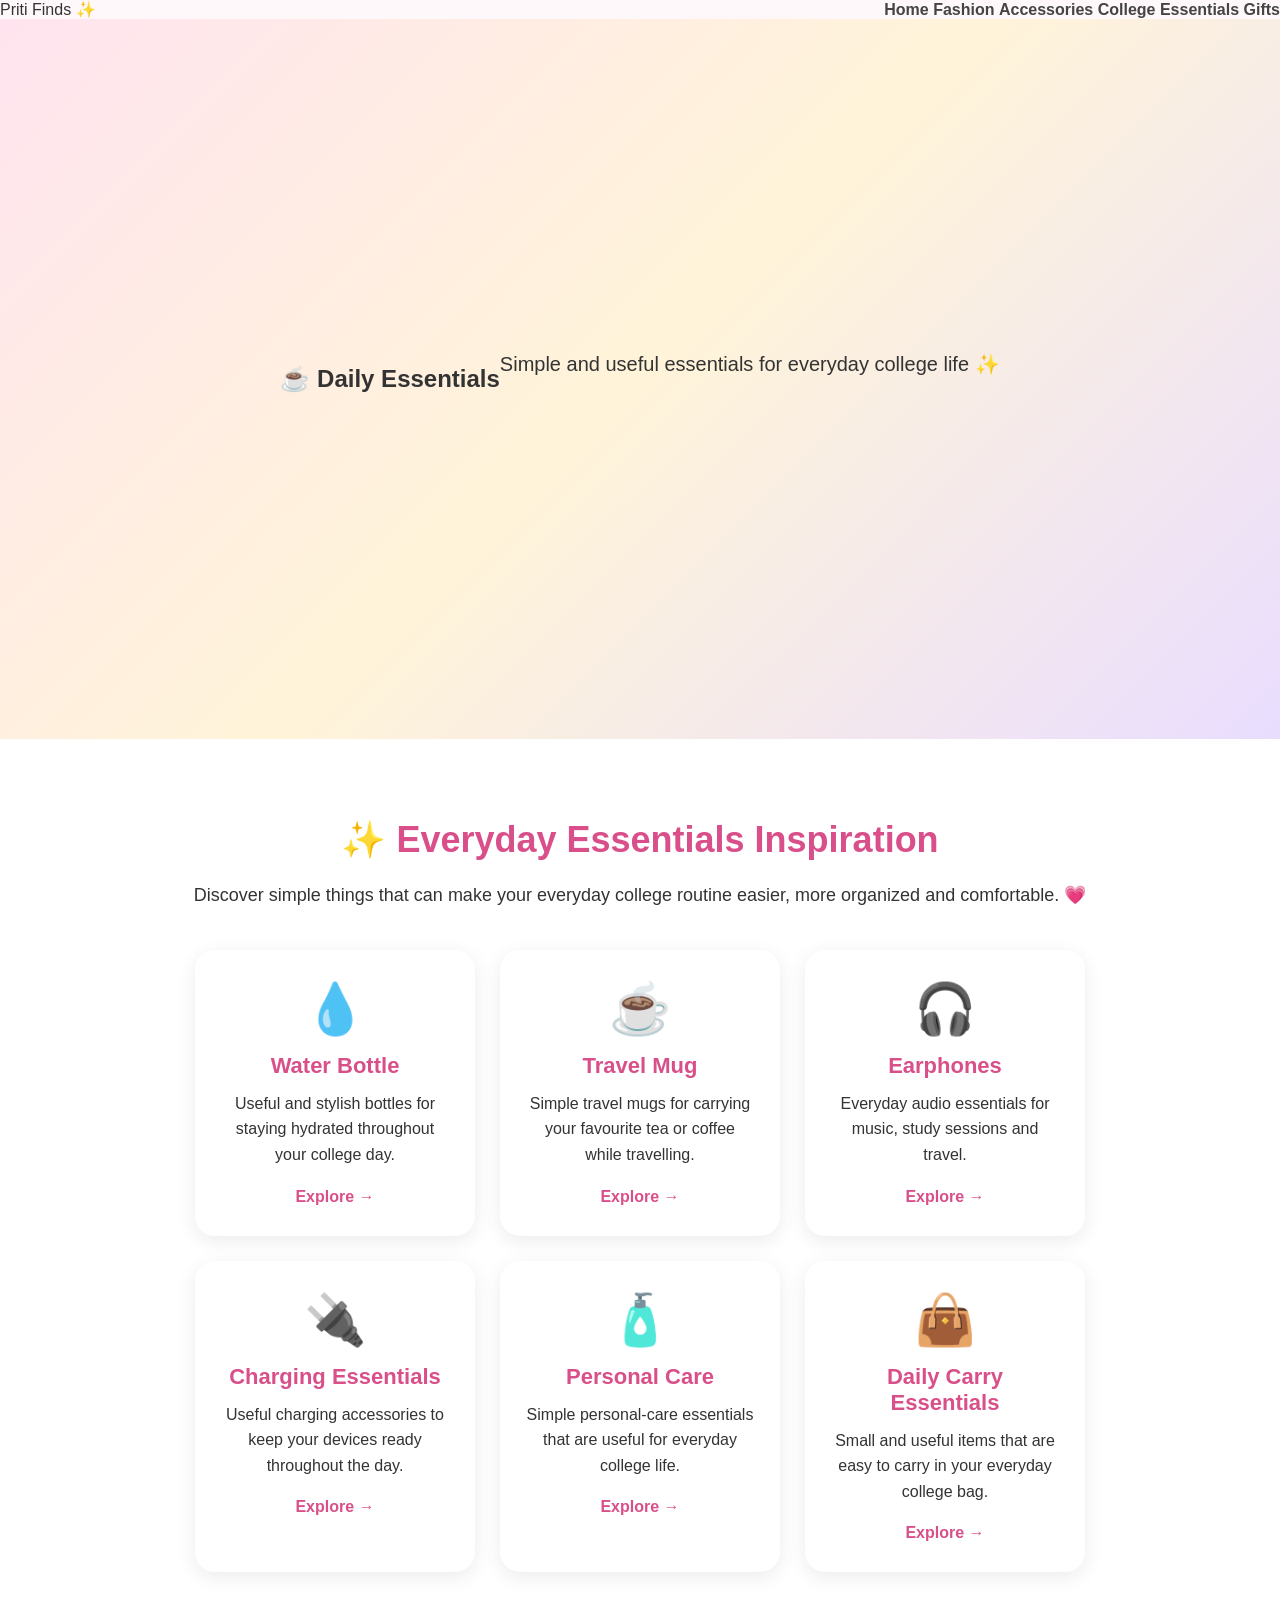
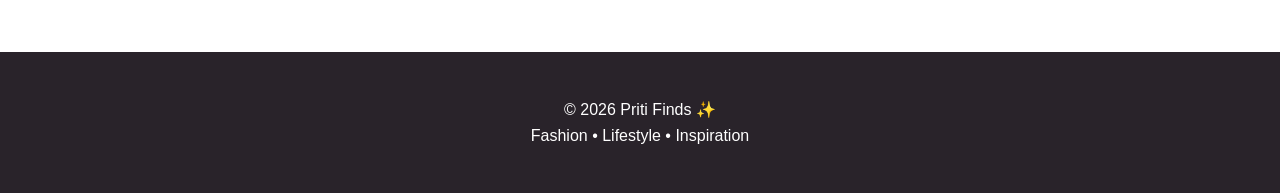
<file: daily-essentials.html>
<!DOCTYPE html>
<html lang="en">
<head>
    <meta charset="UTF-8">
    <meta name="viewport" content="width=device-width, initial-scale=1.0">

    <title>Daily Essentials | Priti Finds</title>

    <link rel="stylesheet" href="style.css">
</head>

<body>

    <!-- Navigation -->
    <nav>
        <div class="logo">Priti Finds ✨</div>

        <div class="nav-links">
            <a href="index.html">Home</a>
            <a href="index.html#fashion">Fashion</a>
            <a href="index.html#accessories">Accessories</a>
            <a href="index.html#college">College Essentials</a>
            <a href="index.html#gifts">Gifts</a>
        </div>
    </nav>


    <!-- Hero Section -->
    <section class="hero">
        <h1>☕ Daily Essentials</h1>

        <p>
            Simple and useful essentials for everyday college life ✨
        </p>
    </section>


    <!-- Daily Essentials Section -->
    <section>

        <h2>✨ Everyday Essentials Inspiration</h2>

        <p class="section-intro">
            Discover simple things that can make your everyday college routine
            easier, more organized and comfortable. 💗
        </p>


        <div class="card-container">

            <!-- Card 1 -->
            <div class="card">
                <div class="card-icon">💧</div>

                <h3>Water Bottle</h3>

                <p>
                    Useful and stylish bottles for staying hydrated throughout
                    your college day.
                </p>

                <a href="#">Explore →</a>
            </div>


            <!-- Card 2 -->
            <div class="card">
                <div class="card-icon">☕</div>

                <h3>Travel Mug</h3>

                <p>
                    Simple travel mugs for carrying your favourite tea or
                    coffee while travelling.
                </p>

                <a href="#">Explore →</a>
            </div>


            <!-- Card 3 -->
            <div class="card">
                <div class="card-icon">🎧</div>

                <h3>Earphones</h3>

                <p>
                    Everyday audio essentials for music, study sessions and
                    travel.
                </p>

                <a href="#">Explore →</a>
            </div>


            <!-- Card 4 -->
            <div class="card">
                <div class="card-icon">🔌</div>

                <h3>Charging Essentials</h3>

                <p>
                    Useful charging accessories to keep your devices ready
                    throughout the day.
                </p>

                <a href="#">Explore →</a>
            </div>


            <!-- Card 5 -->
            <div class="card">
                <div class="card-icon">🧴</div>

                <h3>Personal Care</h3>

                <p>
                    Simple personal-care essentials that are useful for
                    everyday college life.
                </p>

                <a href="#">Explore →</a>
            </div>


            <!-- Card 6 -->
            <div class="card">
                <div class="card-icon">👜</div>

                <h3>Daily Carry Essentials</h3>

                <p>
                    Small and useful items that are easy to carry in your
                    everyday college bag.
                </p>

                <a href="#">Explore →</a>
            </div>

        </div>

    </section>


    <!-- Footer -->
    <footer>
        <p>© 2026 Priti Finds ✨</p>
        <p>Fashion • Lifestyle • Inspiration</p>
    </footer>

</body>
</html>
</file>
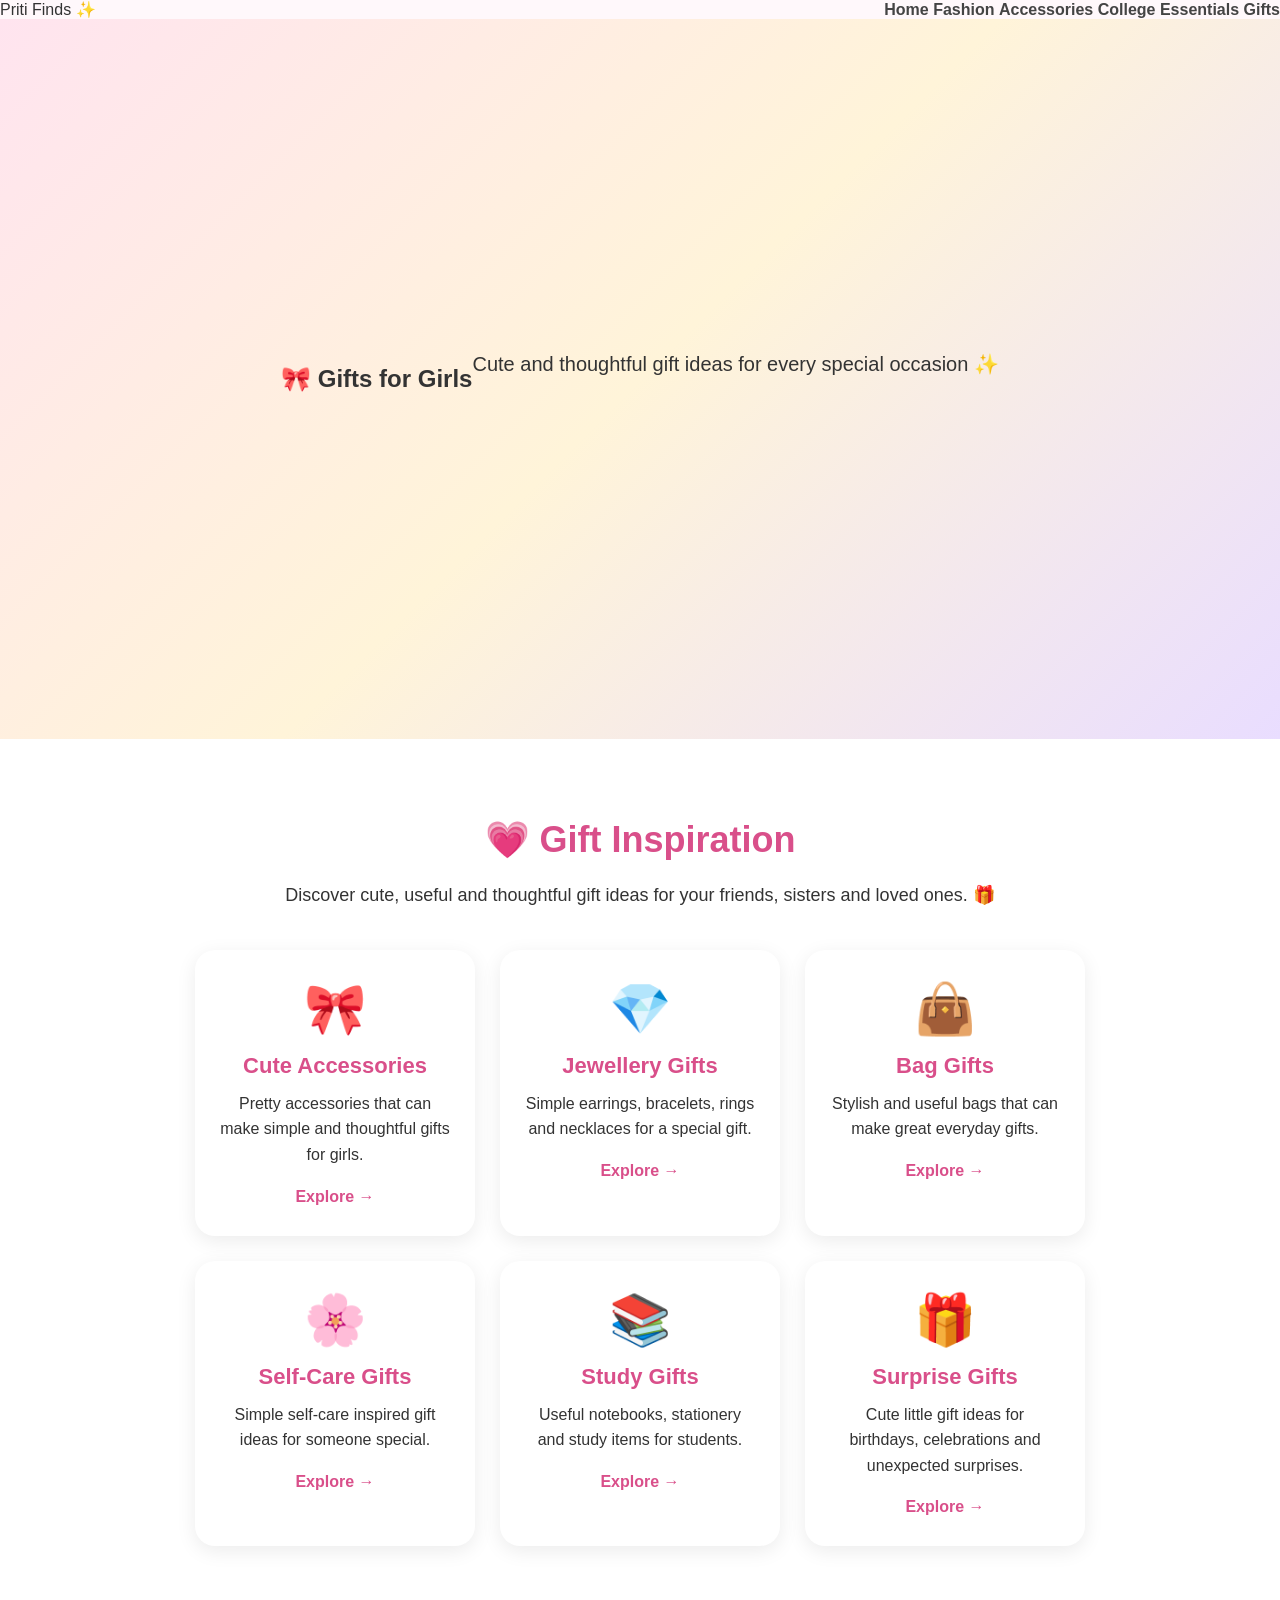
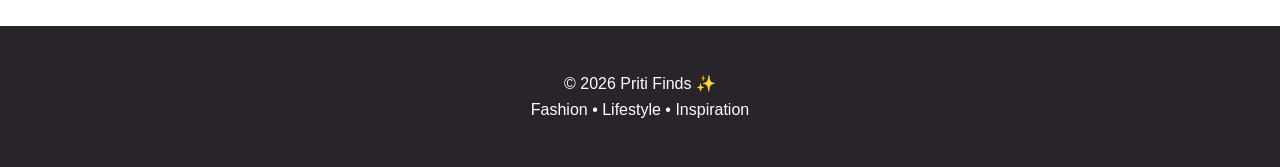
<file: gifts-for-girls.html>
<!DOCTYPE html>
<html lang="en">
<head>
    <meta charset="UTF-8">
    <meta name="viewport" content="width=device-width, initial-scale=1.0">

    <title>Gifts for Girls | Priti Finds</title>

    <link rel="stylesheet" href="style.css">
</head>

<body>

    <!-- Navigation -->
    <nav>
        <div class="logo">Priti Finds ✨</div>

        <div class="nav-links">
            <a href="index.html">Home</a>
            <a href="index.html#fashion">Fashion</a>
            <a href="index.html#accessories">Accessories</a>
            <a href="index.html#college">College Essentials</a>
            <a href="index.html#gifts">Gifts</a>
        </div>
    </nav>


    <!-- Hero Section -->
    <section class="hero">
        <h1>🎀 Gifts for Girls</h1>

        <p>
            Cute and thoughtful gift ideas for every special occasion ✨
        </p>
    </section>


    <!-- Gifts Section -->
    <section>

        <h2>💗 Gift Inspiration</h2>

        <p class="section-intro">
            Discover cute, useful and thoughtful gift ideas for your friends,
            sisters and loved ones. 🎁
        </p>


        <div class="card-container">

            <!-- Card 1 -->
            <div class="card">
                <div class="card-icon">🎀</div>

                <h3>Cute Accessories</h3>

                <p>
                    Pretty accessories that can make simple and thoughtful
                    gifts for girls.
                </p>

                <a href="#">Explore →</a>
            </div>


            <!-- Card 2 -->
            <div class="card">
                <div class="card-icon">💎</div>

                <h3>Jewellery Gifts</h3>

                <p>
                    Simple earrings, bracelets, rings and necklaces for a
                    special gift.
                </p>

                <a href="#">Explore →</a>
            </div>


            <!-- Card 3 -->
            <div class="card">
                <div class="card-icon">👜</div>

                <h3>Bag Gifts</h3>

                <p>
                    Stylish and useful bags that can make great everyday
                    gifts.
                </p>

                <a href="#">Explore →</a>
            </div>


            <!-- Card 4 -->
            <div class="card">
                <div class="card-icon">🌸</div>

                <h3>Self-Care Gifts</h3>

                <p>
                    Simple self-care inspired gift ideas for someone special.
                </p>

                <a href="#">Explore →</a>
            </div>


            <!-- Card 5 -->
            <div class="card">
                <div class="card-icon">📚</div>

                <h3>Study Gifts</h3>

                <p>
                    Useful notebooks, stationery and study items for students.
                </p>

                <a href="#">Explore →</a>
            </div>


            <!-- Card 6 -->
            <div class="card">
                <div class="card-icon">🎁</div>

                <h3>Surprise Gifts</h3>

                <p>
                    Cute little gift ideas for birthdays, celebrations and
                    unexpected surprises.
                </p>

                <a href="#">Explore →</a>
            </div>

        </div>

    </section>


    <!-- Footer -->
    <footer>
        <p>© 2026 Priti Finds ✨</p>
        <p>Fashion • Lifestyle • Inspiration</p>
    </footer>

</body>
</html>
</file>
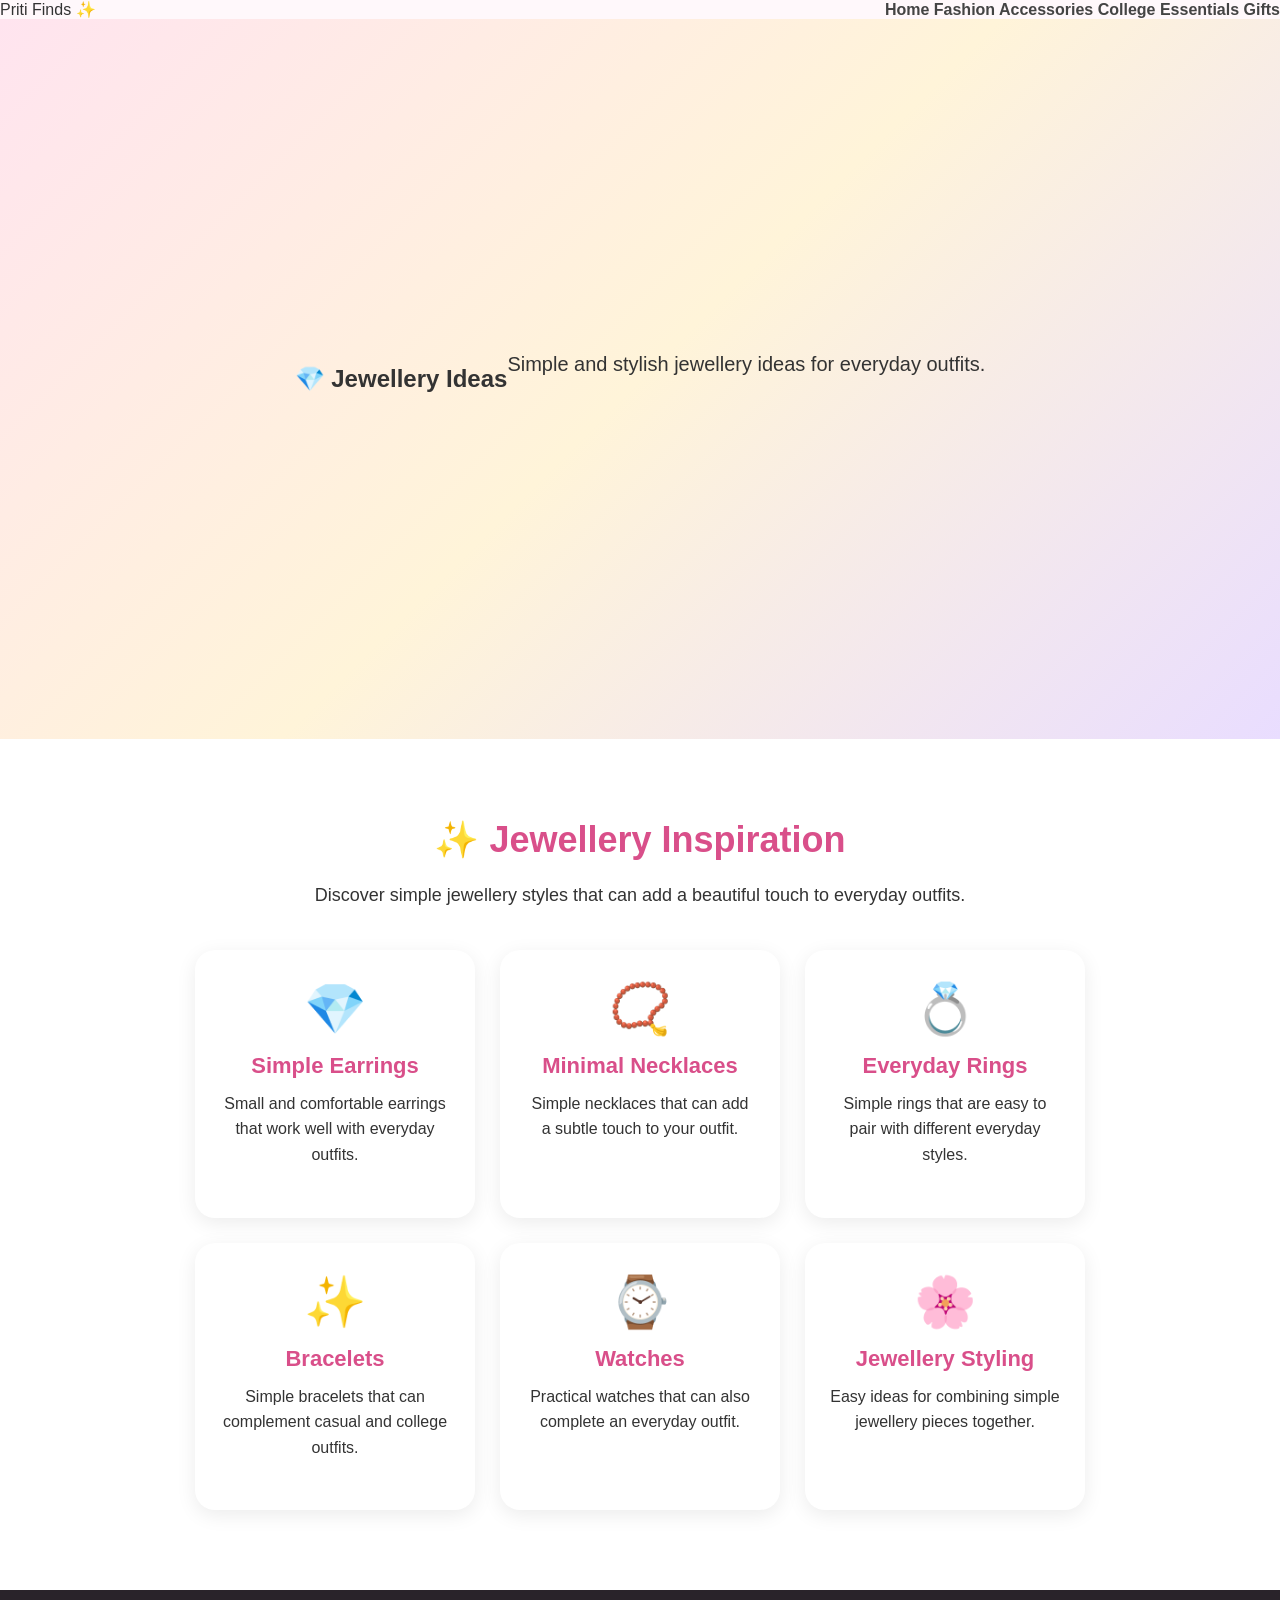
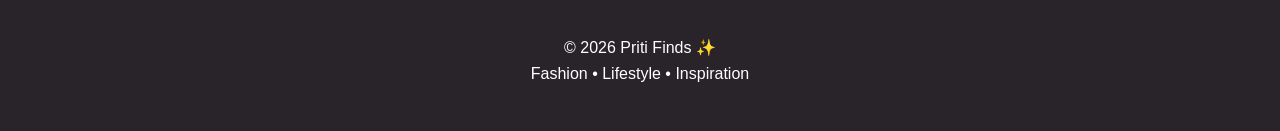
<file: jewellery.html>
<!DOCTYPE html>
<html lang="en">

<head>
    <meta charset="UTF-8">
    <meta name="viewport" content="width=device-width, initial-scale=1.0">

    <title>Jewellery Ideas | Priti Finds</title>

    <link rel="stylesheet" href="style.css">
</head>

<body>

    <!-- ==================== NAVIGATION ==================== -->

    <nav>

        <div class="logo">
            Priti Finds ✨
        </div>

        <div class="nav-links">

            <a href="index.html">Home</a>

            <a href="index.html#fashion">
                Fashion
            </a>

            <a href="index.html#accessories">
                Accessories
            </a>

            <a href="index.html#college">
                College Essentials
            </a>

            <a href="index.html#gifts">
                Gifts
            </a>

        </div>

    </nav>


    <!-- ==================== HERO SECTION ==================== -->

    <section class="hero">

        <h1>
            💎 Jewellery Ideas
        </h1>

        <p>
            Simple and stylish jewellery ideas
            for everyday outfits.
        </p>

    </section>


    <!-- ==================== JEWELLERY SECTION ==================== -->

    <section>

        <h2>
            ✨ Jewellery Inspiration
        </h2>

        <p class="section-intro">
            Discover simple jewellery styles that can
            add a beautiful touch to everyday outfits.
        </p>


        <div class="card-container">


            <!-- CARD 1 -->

            <div class="card">

                <div class="card-icon">
                    💎
                </div>

                <h3>
                    Simple Earrings
                </h3>

                <p>
                    Small and comfortable earrings that
                    work well with everyday outfits.
                </p>

            </div>


            <!-- CARD 2 -->

            <div class="card">

                <div class="card-icon">
                    📿
                </div>

                <h3>
                    Minimal Necklaces
                </h3>

                <p>
                    Simple necklaces that can add a
                    subtle touch to your outfit.
                </p>

            </div>


            <!-- CARD 3 -->

            <div class="card">

                <div class="card-icon">
                    💍
                </div>

                <h3>
                    Everyday Rings
                </h3>

                <p>
                    Simple rings that are easy to pair
                    with different everyday styles.
                </p>

            </div>


            <!-- CARD 4 -->

            <div class="card">

                <div class="card-icon">
                    ✨
                </div>

                <h3>
                    Bracelets
                </h3>

                <p>
                    Simple bracelets that can complement
                    casual and college outfits.
                </p>

            </div>


            <!-- CARD 5 -->

            <div class="card">

                <div class="card-icon">
                    ⌚
                </div>

                <h3>
                    Watches
                </h3>

                <p>
                    Practical watches that can also
                    complete an everyday outfit.
                </p>

            </div>


            <!-- CARD 6 -->

            <div class="card">

                <div class="card-icon">
                    🌸
                </div>

                <h3>
                    Jewellery Styling
                </h3>

                <p>
                    Easy ideas for combining simple
                    jewellery pieces together.
                </p>

            </div>


        </div>

    </section>


    <!-- ==================== FOOTER ==================== -->

    <footer>

        <p>
            © 2026 Priti Finds ✨
        </p>

        <p>
            Fashion • Lifestyle • Inspiration
        </p>

    </footer>


</body>

</html>
</file>
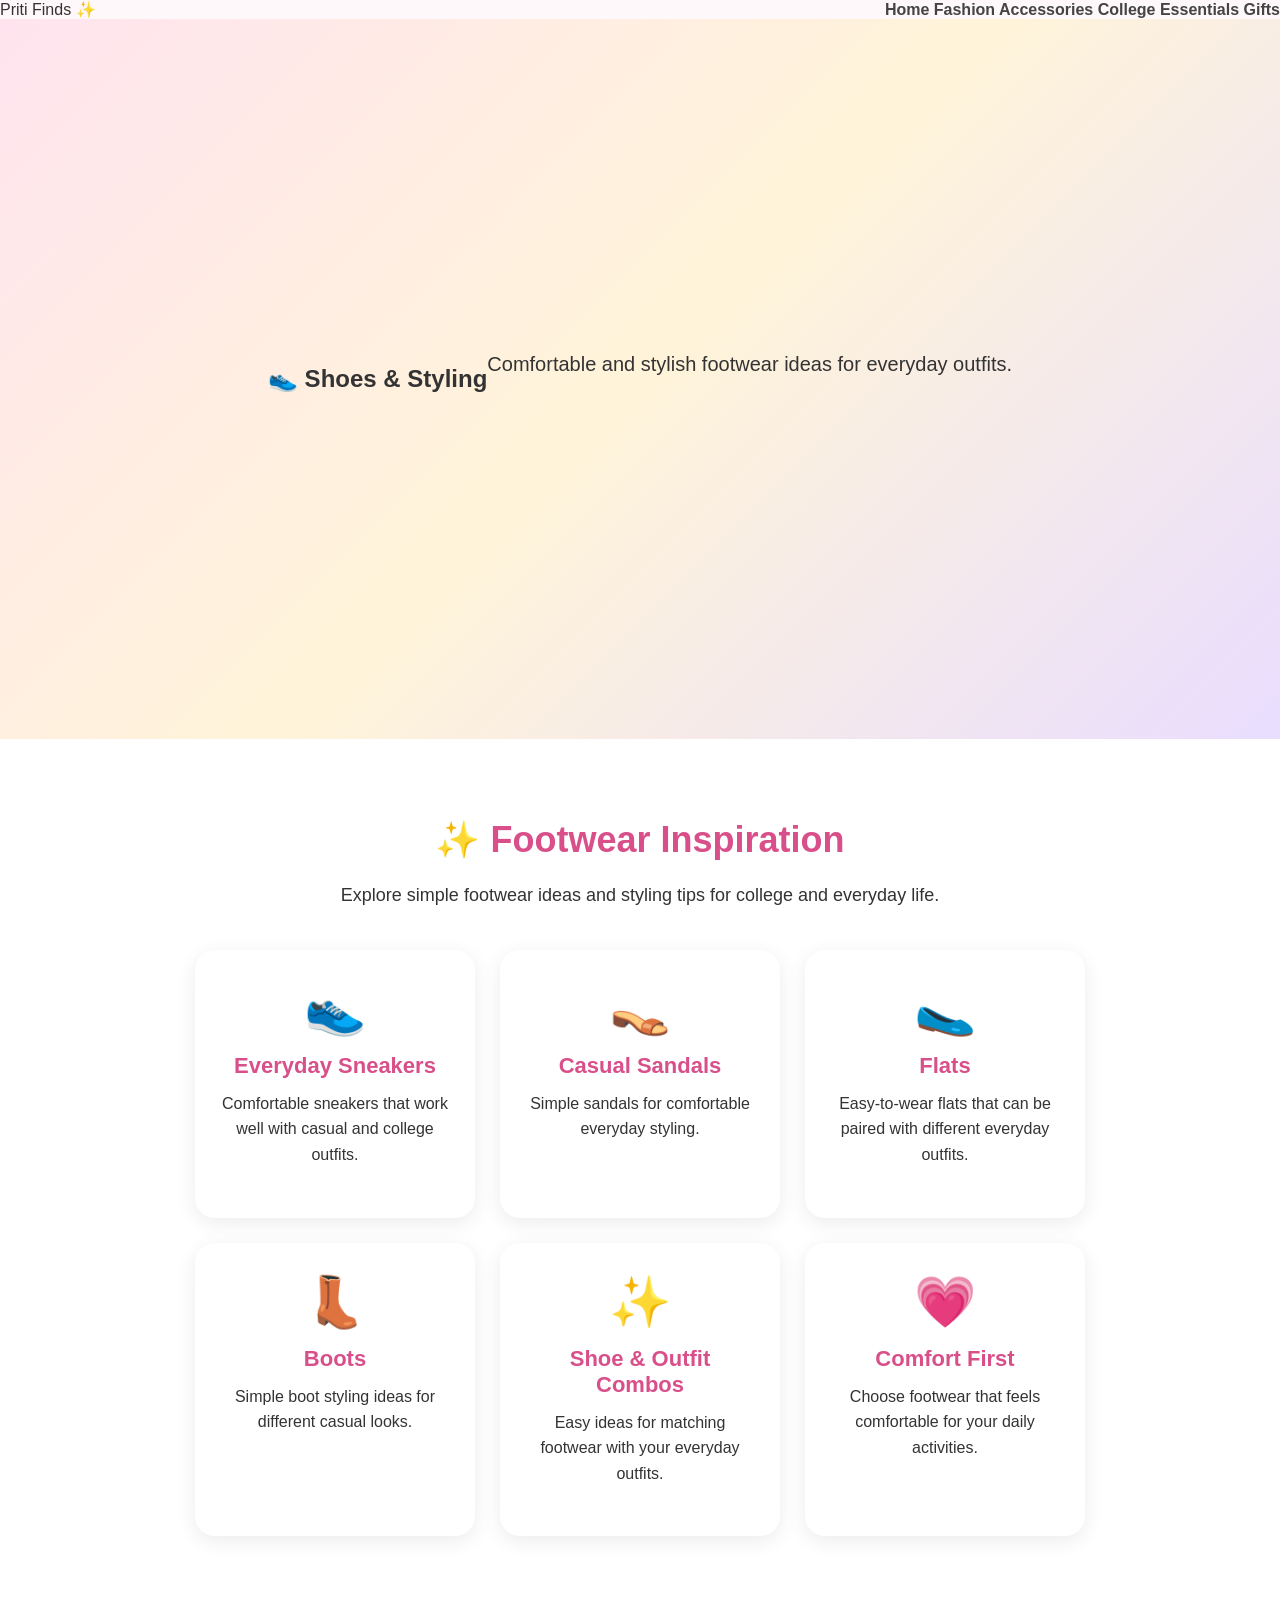
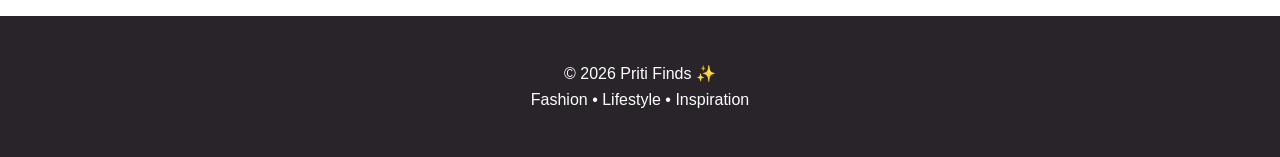
<file: shoes-styling.html>
<!DOCTYPE html>
<html lang="en">

<head>
    <meta charset="UTF-8">
    <meta name="viewport" content="width=device-width, initial-scale=1.0">

    <title>Shoes & Styling | Priti Finds</title>

    <link rel="stylesheet" href="style.css">
</head>

<body>

    <!-- ==================== NAVIGATION ==================== -->

    <nav>

        <div class="logo">
            Priti Finds ✨
        </div>

        <div class="nav-links">

            <a href="index.html">Home</a>

            <a href="index.html#fashion">
                Fashion
            </a>

            <a href="index.html#accessories">
                Accessories
            </a>

            <a href="index.html#college">
                College Essentials
            </a>

            <a href="index.html#gifts">
                Gifts
            </a>

        </div>

    </nav>


    <!-- ==================== HERO SECTION ==================== -->

    <section class="hero">

        <h1>
            👟 Shoes & Styling
        </h1>

        <p>
            Comfortable and stylish footwear ideas
            for everyday outfits.
        </p>

    </section>


    <!-- ==================== SHOES SECTION ==================== -->

    <section>

        <h2>
            ✨ Footwear Inspiration
        </h2>

        <p class="section-intro">
            Explore simple footwear ideas and styling
            tips for college and everyday life.
        </p>


        <div class="card-container">


            <!-- CARD 1 -->

            <div class="card">

                <div class="card-icon">
                    👟
                </div>

                <h3>
                    Everyday Sneakers
                </h3>

                <p>
                    Comfortable sneakers that work well
                    with casual and college outfits.
                </p>

            </div>


            <!-- CARD 2 -->

            <div class="card">

                <div class="card-icon">
                    👡
                </div>

                <h3>
                    Casual Sandals
                </h3>

                <p>
                    Simple sandals for comfortable
                    everyday styling.
                </p>

            </div>


            <!-- CARD 3 -->

            <div class="card">

                <div class="card-icon">
                    🥿
                </div>

                <h3>
                    Flats
                </h3>

                <p>
                    Easy-to-wear flats that can be paired
                    with different everyday outfits.
                </p>

            </div>


            <!-- CARD 4 -->

            <div class="card">

                <div class="card-icon">
                    👢
                </div>

                <h3>
                    Boots
                </h3>

                <p>
                    Simple boot styling ideas for
                    different casual looks.
                </p>

            </div>


            <!-- CARD 5 -->

            <div class="card">

                <div class="card-icon">
                    ✨
                </div>

                <h3>
                    Shoe & Outfit Combos
                </h3>

                <p>
                    Easy ideas for matching footwear
                    with your everyday outfits.
                </p>

            </div>


            <!-- CARD 6 -->

            <div class="card">

                <div class="card-icon">
                    💗
                </div>

                <h3>
                    Comfort First
                </h3>

                <p>
                    Choose footwear that feels comfortable
                    for your daily activities.
                </p>

            </div>


        </div>

    </section>


    <!-- ==================== FOOTER ==================== -->

    <footer>

        <p>
            © 2026 Priti Finds ✨
        </p>

        <p>
            Fashion • Lifestyle • Inspiration
        </p>

    </footer>


</body>

</html>
</file>
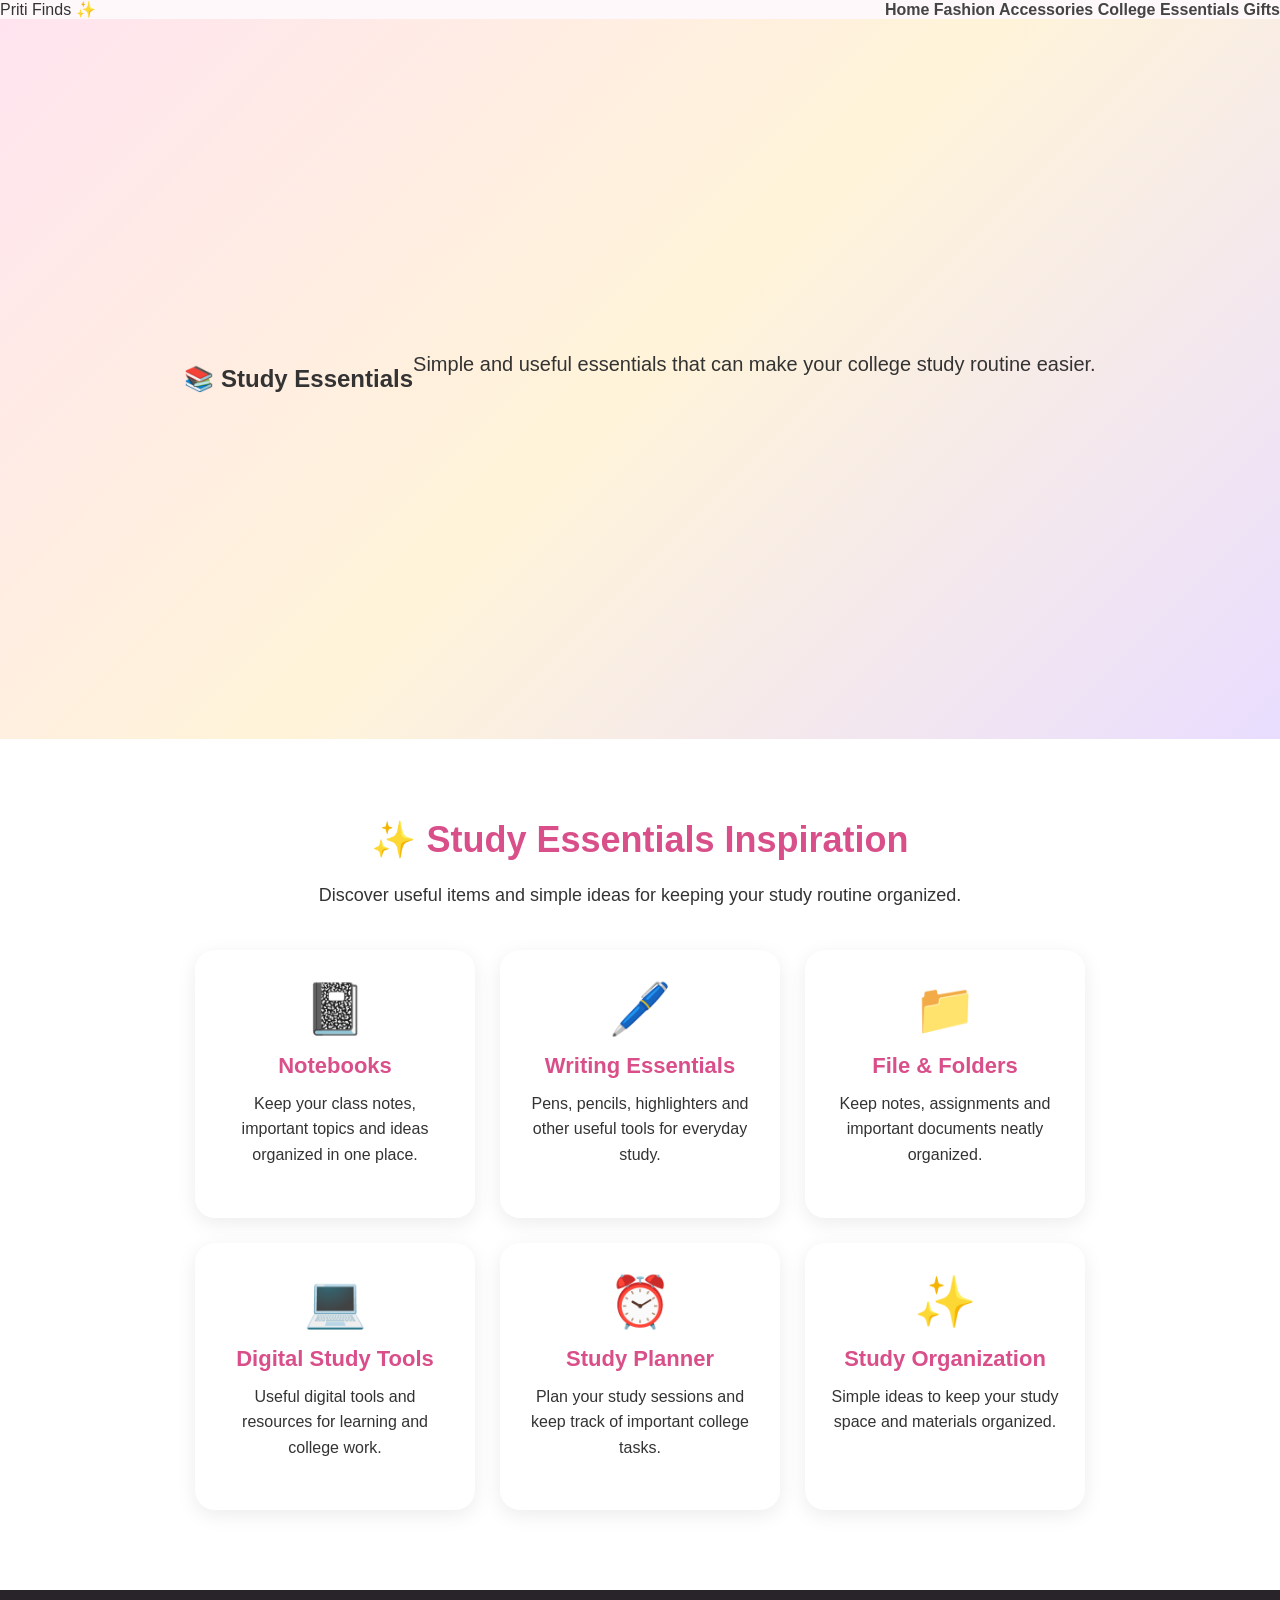
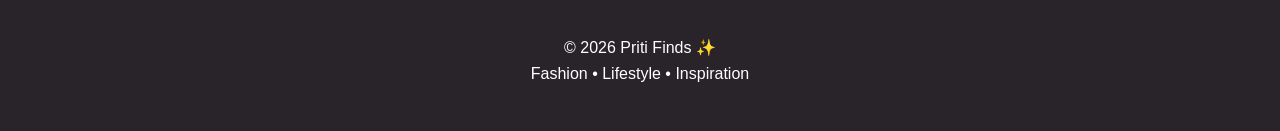
<file: study-essentials.html>
<!DOCTYPE html>
<html lang="en">

<head>
    <meta charset="UTF-8">
    <meta name="viewport" content="width=device-width, initial-scale=1.0">

    <title>Study Essentials | Priti Finds</title>

    <link rel="stylesheet" href="style.css">
</head>

<body>

    <!-- ==================== NAVIGATION ==================== -->

    <nav>

        <div class="logo">
            Priti Finds ✨
        </div>

        <div class="nav-links">

            <a href="index.html">Home</a>

            <a href="index.html#fashion">
                Fashion
            </a>

            <a href="index.html#accessories">
                Accessories
            </a>

            <a href="index.html#college">
                College Essentials
            </a>

            <a href="index.html#gifts">
                Gifts
            </a>

        </div>

    </nav>


    <!-- ==================== HERO SECTION ==================== -->

    <section class="hero">

        <h1>
            📚 Study Essentials
        </h1>

        <p>
            Simple and useful essentials that can make
            your college study routine easier.
        </p>

    </section>


    <!-- ==================== STUDY ESSENTIALS ==================== -->

    <section>

        <h2>
            ✨ Study Essentials Inspiration
        </h2>

        <p class="section-intro">
            Discover useful items and simple ideas for
            keeping your study routine organized.
        </p>


        <div class="card-container">


            <!-- CARD 1 -->

            <div class="card">

                <div class="card-icon">
                    📓
                </div>

                <h3>
                    Notebooks
                </h3>

                <p>
                    Keep your class notes, important topics
                    and ideas organized in one place.
                </p>

            </div>


            <!-- CARD 2 -->

            <div class="card">

                <div class="card-icon">
                    🖊️
                </div>

                <h3>
                    Writing Essentials
                </h3>

                <p>
                    Pens, pencils, highlighters and other
                    useful tools for everyday study.
                </p>

            </div>


            <!-- CARD 3 -->

            <div class="card">

                <div class="card-icon">
                    📁
                </div>

                <h3>
                    File & Folders
                </h3>

                <p>
                    Keep notes, assignments and important
                    documents neatly organized.
                </p>

            </div>


            <!-- CARD 4 -->

            <div class="card">

                <div class="card-icon">
                    💻
                </div>

                <h3>
                    Digital Study Tools
                </h3>

                <p>
                    Useful digital tools and resources
                    for learning and college work.
                </p>

            </div>


            <!-- CARD 5 -->

            <div class="card">

                <div class="card-icon">
                    ⏰
                </div>

                <h3>
                    Study Planner
                </h3>

                <p>
                    Plan your study sessions and keep track
                    of important college tasks.
                </p>

            </div>


            <!-- CARD 6 -->

            <div class="card">

                <div class="card-icon">
                    ✨
                </div>

                <h3>
                    Study Organization
                </h3>

                <p>
                    Simple ideas to keep your study space
                    and materials organized.
                </p>

            </div>


        </div>

    </section>


    <!-- ==================== FOOTER ==================== -->

    <footer>

        <p>
            © 2026 Priti Finds ✨
        </p>

        <p>
            Fashion • Lifestyle • Inspiration
        </p>

    </footer>


</body>

</html>
</file>
<file: style.css>
* {
    margin: 0;
    padding: 0;
    box-sizing: border-box;
}

html {
    scroll-behavior: smooth;
}

body {
    font-family: Arial, sans-serif;
    background: #fff8fb;
    color: #333;
}

/* Navigation */
header {
    background: white;
    padding: 18px 7%;
    box-shadow: 0 2px 10px rgba(0, 0, 0, 0.08);
    position: sticky;
    top: 0;
    z-index: 100;
}

nav {
    display: flex;
    justify-content: space-between;
    align-items: center;
}

nav h1 {
    color: #d94f8a;
    font-size: 26px;
}

nav ul {
    display: flex;
    gap: 25px;
    list-style: none;
}

nav a {
    text-decoration: none;
    color: #444;
    font-weight: 600;
}

nav a:hover {
    color: #d94f8a;
}

/* Hero */
.hero {
    min-height: 80vh;
    display: flex;
    justify-content: center;
    align-items: center;
    text-align: center;
    padding: 40px 20px;

    background: linear-gradient(
        135deg,
        #ffe4ef,
        #fff4d9,
        #e9ddff
    );
}

.hero-content {
    max-width: 700px;
}

.small-text {
    letter-spacing: 4px;
    font-size: 14px;
    color: #777;
    margin-bottom: 15px;
}

.hero h2 {
    font-size: 65px;
    color: #d94f8a;
    margin-bottom: 20px;
}

.hero p {
    font-size: 20px;
    line-height: 1.6;
    margin-bottom: 30px;
}

/* Button */
.button {
    display: inline-block;
    background: #d94f8a;
    color: white;
    padding: 14px 30px;
    border-radius: 30px;
    text-decoration: none;
    font-weight: bold;
}

.button:hover {
    background: #b93670;
}

/* Sections */
section:not(.hero) {
    padding: 80px 10%;
    text-align: center;
    min-height: 300px;
}

section:nth-of-type(2) {
    background: white;
}

section:nth-of-type(3) {
    background: #fff0f6;
}

section:nth-of-type(4) {
    background: #f3edff;
}

section:nth-of-type(5) {
    background: #fff8df;
}

section h2 {
    font-size: 36px;
    color: #d94f8a;
    margin-bottom: 20px;
}

section p {
    font-size: 18px;
    line-height: 1.6;
}

/* Footer */
footer {
    background: #29232a;
    color: white;
    text-align: center;
    padding: 40px 20px;
}

footer h3 {
    color: #ffb4d5;
    font-size: 25px;
    margin-bottom: 10px;
}

footer p {
    margin: 8px 0;
}
/* Fashion Cards */

.section-intro {
    margin-bottom: 40px;
}

.card-container {
    display: flex;
    justify-content: center;
    gap: 25px;
    flex-wrap: wrap;
}

.card {
    background: white;
    width: 280px;
    padding: 30px 25px;
    border-radius: 20px;
    box-shadow: 0 5px 20px rgba(0, 0, 0, 0.08);
    transition: transform 0.3s ease;
}

.card:hover {
    transform: translateY(-8px);
}

.card-icon {
    font-size: 50px;
    margin-bottom: 15px;
}

.card h3 {
    color: #d94f8a;
    font-size: 22px;
    margin-bottom: 12px;
}

.card p {
    font-size: 16px;
    margin-bottom: 20px;
}

.card a {
    text-decoration: none;
    color: #d94f8a;
    font-weight: bold;
}
/* ============================= */
/* Mobile Responsive Design */
/* ============================= */

@media (max-width: 768px) {

    /* Navigation */
    nav {
        flex-direction: column;
        gap: 15px;
        padding: 20px;
        text-align: center;
    }

    .nav-links {
        display: flex;
        flex-wrap: wrap;
        justify-content: center;
        gap: 12px;
    }

    .nav-links a {
        font-size: 14px;
    }


    /* Hero Section */
    .hero {
        padding: 60px 20px;
    }

    .hero h1 {
        font-size: 32px;
    }

    .hero p {
        font-size: 16px;
    }


    /* Sections */
    section {
        padding: 50px 20px;
    }

    section h2 {
        font-size: 28px;
    }

    .section-intro {
        font-size: 15px;
        line-height: 1.6;
    }


    /* Cards */
    .card-container {
        flex-direction: column;
        align-items: center;
        gap: 20px;
    }

    .card {
        width: 100%;
        max-width: 350px;
        box-sizing: border-box;
    }


    /* Footer */
    footer {
        padding: 25px 15px;
        text-align: center;
    }
}
/* ============================= */
/* Dark Mode */
/* ============================= */

body.dark-mode {
    background-color: #1f1f2e;
    color: #f5f5f5;
}

body.dark-mode nav {
    background-color: #29293d;
}

body.dark-mode .hero {
    background: #29293d;
}

body.dark-mode .card {
    background-color: #303044;
}

body.dark-mode .card p {
    color: #eeeeee;
}

body.dark-mode footer {
    background-color: #29293d;
}

body.dark-mode .card h3 {
    color: #ff8fc4;
}

body.dark-mode .card a {
    color: #ff8fc4;
}

#darkModeBtn {
    border: none;
    background: transparent;
    font-size: 22px;
    cursor: pointer;
}
/* ============================= */
/* Search Box */
/* ============================= */

.search-box {
    display: flex;
    justify-content: center;
    align-items: center;
    gap: 10px;
    margin-top: 25px;
    flex-wrap: wrap;
}

.search-box input {
    width: 280px;
    padding: 12px 16px;
    border: 2px solid #f3a6c8;
    border-radius: 25px;
    outline: none;
    font-size: 15px;
}

.search-box button {
    padding: 12px 20px;
    border: none;
    border-radius: 25px;
    background-color: #d94f8a;
    color: white;
    font-size: 15px;
    cursor: pointer;
}

.search-box button:hover {
    transform: scale(1.05);
}
</file>
